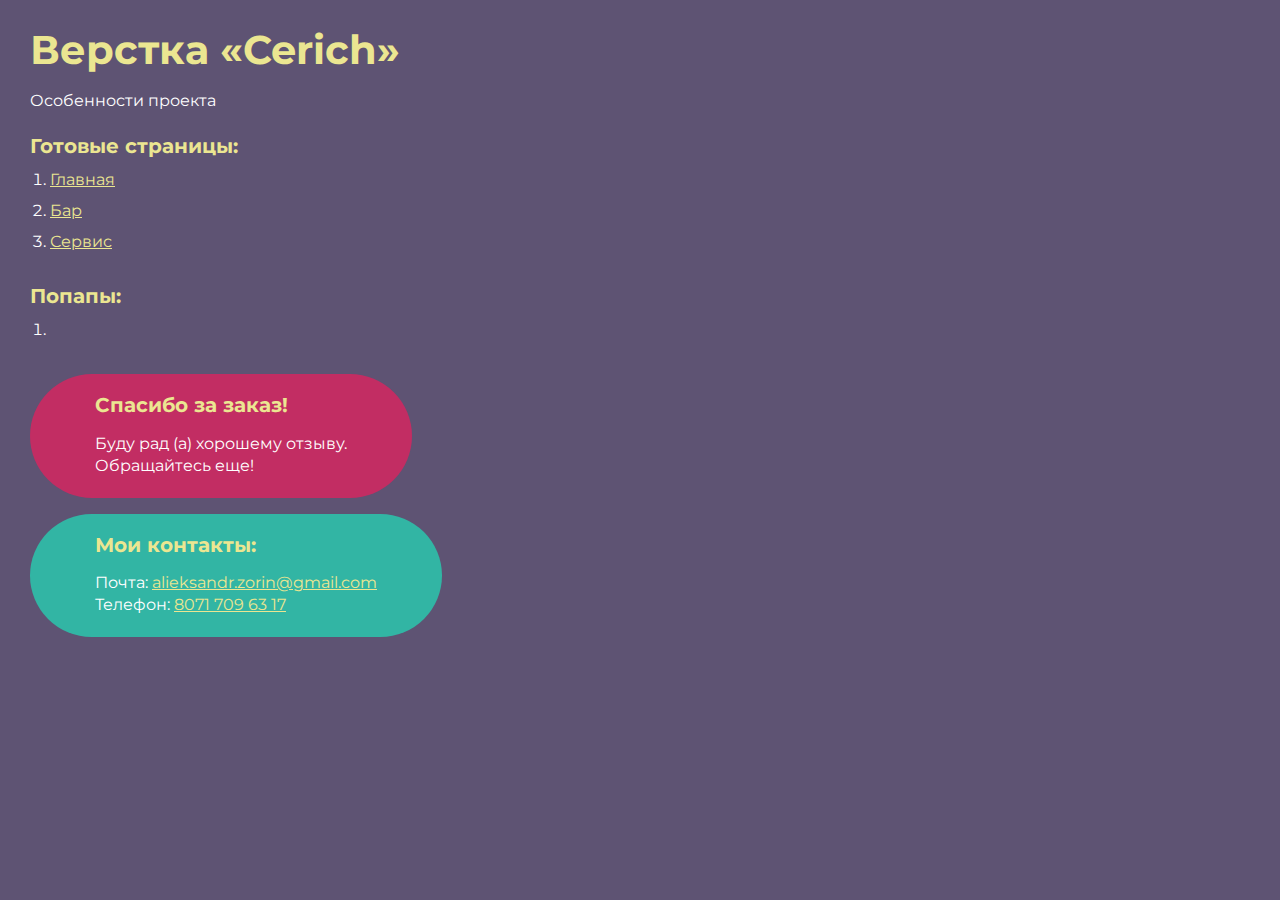
<file: index.html>
<!DOCTYPE html>
<html>

<head>
	<meta charset="UTF-8">
	<meta name="viewport" content="width=device-width, initial-scale=1.0">
	<title>Верстка «Cerich»</title>
</head>

<body>
	<div class="rootpage">
		<h1>Верстка «Cerich»</h1>
		<div class="rootpage__info">
			Особенности проекта
		</div>
		<h2>Готовые страницы:</h2>
		<ol class="rootpage__list">
			<li><a target="_blank" href="home.html">Главная</a></li>
			<li><a target="_blank" href="bar_home.html">Бар</a></li>
			<li><a target="_blank" href="our_services.html">Сервис</a></li>
		</ol>
		<h2>Попапы:</h2>
		<ol class="rootpage__list">
			<li><a target="_blank" href="home.html#"></a></li>
		</ol>
		<div class="rootpage__tnx">
			<h2>Спасибо за заказ!</h2>
			<p>Буду рад (а) хорошему отзыву.</p>
			<p>Обращайтесь еще!</p>
		</div>
		<div class="rootpage__contacts">
			<h2>Мои контакты:</h2>
			<p>Почта: <a href="mailto:email@gmail.com">alieksandr.zorin@gmail.com</a></p>
			<p>Телефон: <a href="tel:8800800800">8071 709 63 17 </a></p>

		</div>
	</div>
</body>
<style>
	@charset "UTF-8";
	@import url("https://fonts.googleapis.com/css?family=Montserrat:regular,700&display=swap");

	*,
	*::before,
	*::after {
		padding: 0px;
		margin: 0px;
		border: 0px;
		box-sizing: border-box;
	}

	html,
	body {
		height: 100%;
		margin: 0;
		padding: 0;
		min-width: 320px;
		width: 100%;
		color: #fff;
		background-color: #5e5373;
	}

	body {
		font-family: Montserrat;
		font-size: 100%;
		line-height: 1;
		font-size: 1rem;
	}

	a {
		text-decoration: underline;
		color: #ebe691
	}

	a:visited {
		text-decoration: underline;
		color: #aaa768;
	}

	a:hover {
		text-decoration: none;
	}

	ul li {
		list-style: none;
	}

	img {
		vertical-align: top;
	}

	.wrapper {
		width: 100%;
		min-height: 100%;
		overflow: hidden;
	}

	.rootpage {
		padding: 30px;
		display: flex;
		flex-direction: column;
		align-items: flex-start;
	}

	@media (max-width: 767px) {
		.rootpage {
			padding: 30px 15px;
		}
	}

	h1 {
		color: #ebe691;
		font-size: 2.5rem;
		margin: 0px 0px 1.25rem 0px;
	}

	@media (max-width: 767px) {
		h1 {
			font-size: 1.85rem;
			margin: 0px 0px 1.25rem 0px;
		}
	}

	h2 {
		color: #ebe691;
		font-size: 1.25rem;
		margin: 0px 0px 1rem 0px;
	}

	@media (max-width: 767px) {
		h2 {
			font-size: 1.125rem;
			margin: 0px 0px 1rem 0px;
		}
	}

	.rootpage__info {
		line-height: 140%;
		margin: 0px 0px 1.5rem 0px;
	}

	.rootpage__list {
		margin: 0px 0px 2.25rem 1.25rem;
	}

	.rootpage__list li:not(:last-child) {
		margin: 0px 0px 15px 0px;
	}

	.rootpage__contacts,
	.rootpage__tnx {
		border-radius: 200px;
		padding: 20px 65px;
		line-height: 140%;
	}

	@media (max-width: 767px) {

		.rootpage__contacts,
		.rootpage__tnx {
			border-radius: 40px;
			padding: 20px;
		}
	}

	.rootpage__contacts {
		background: #32b5a4;

	}

	.rootpage__contacts a {
		color: #ebe691;
	}

	.rootpage__tnx {
		background: #c22d63;
		margin: 0px 0px 1rem 0px;
	}
</style>

</html>
</file>
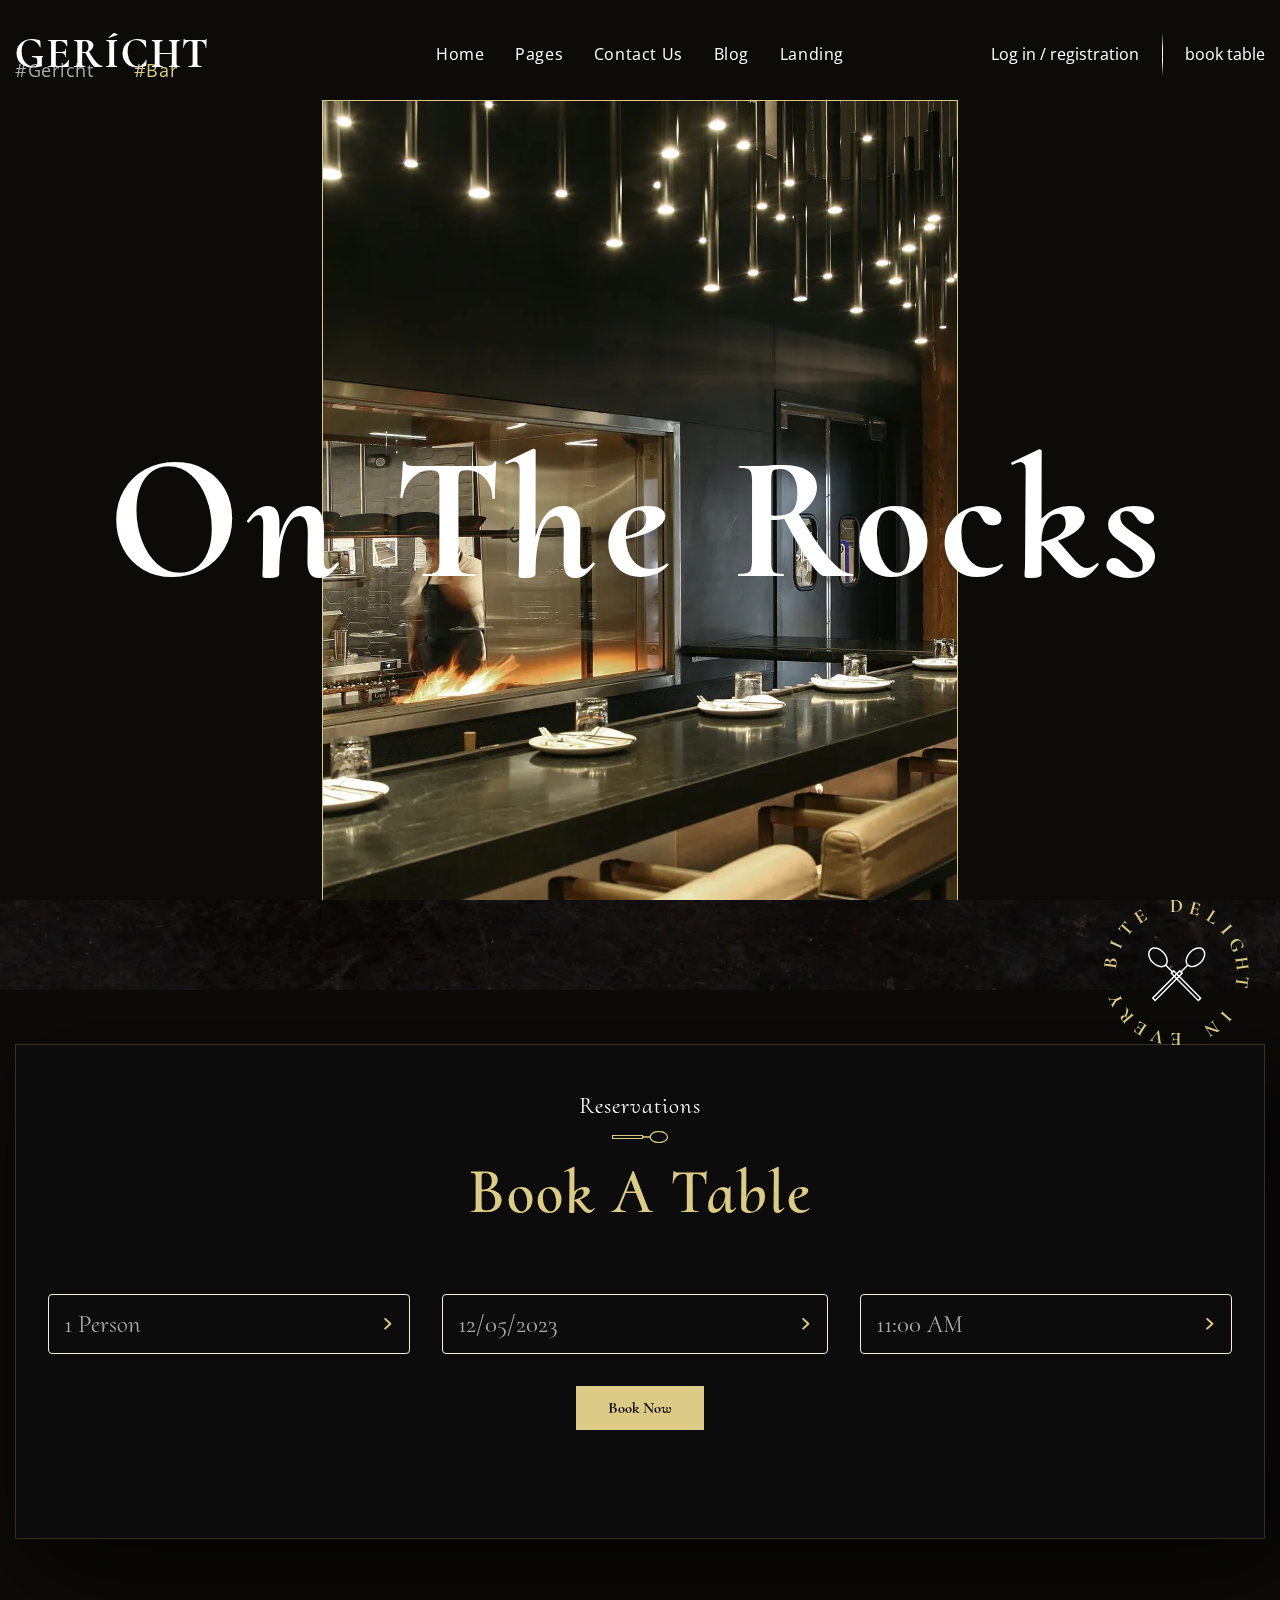
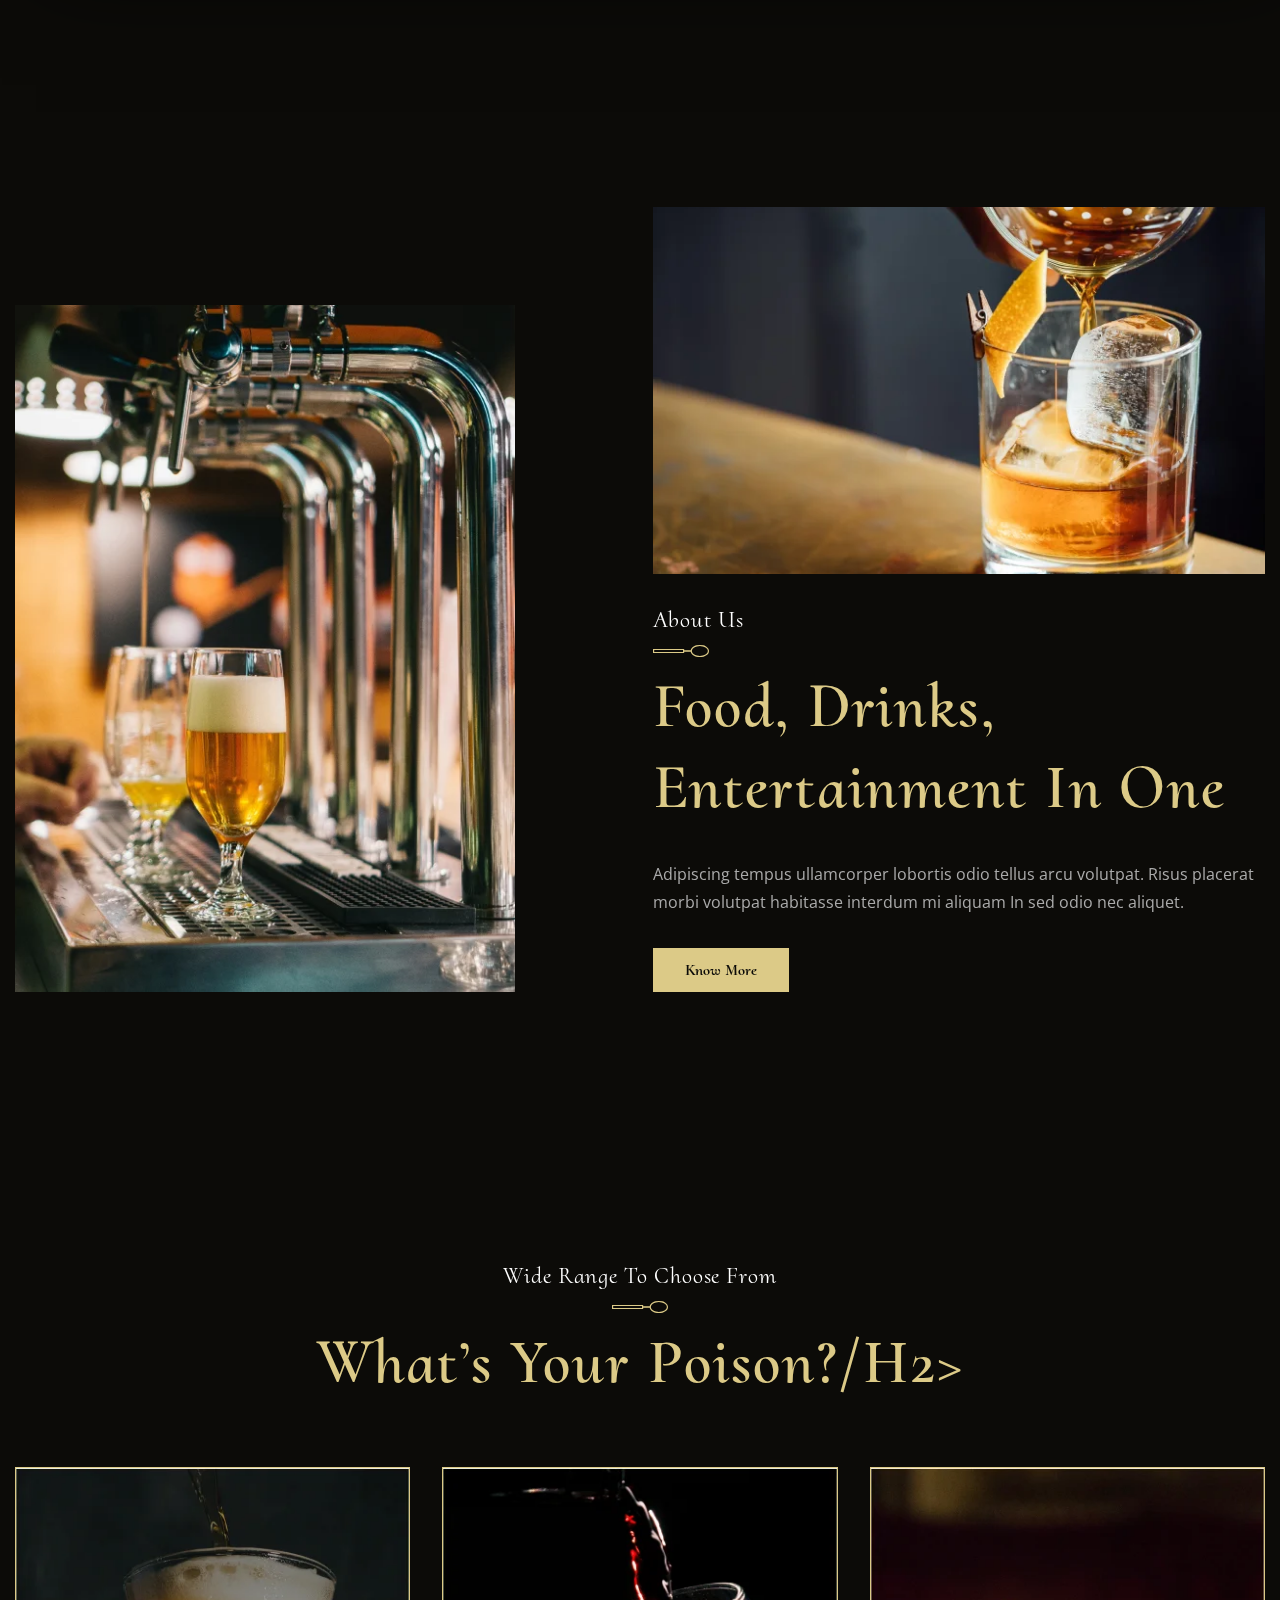
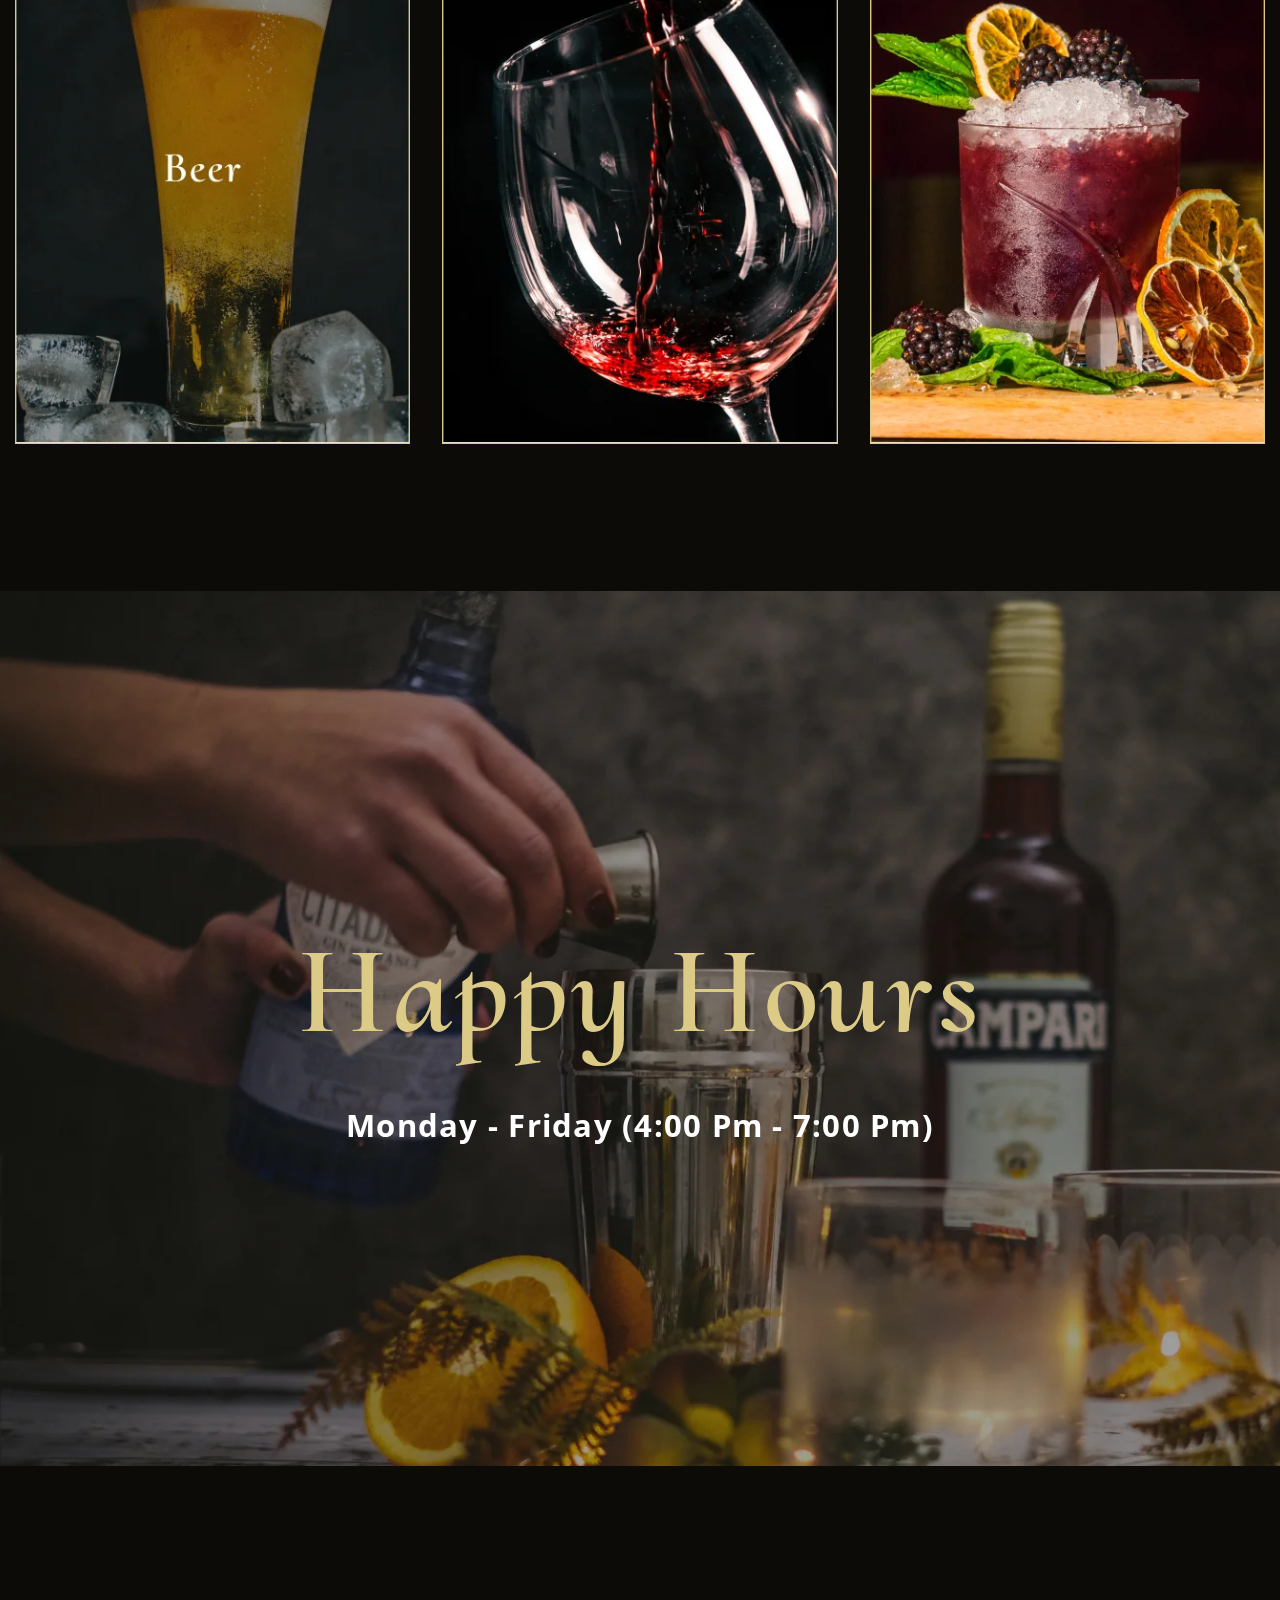
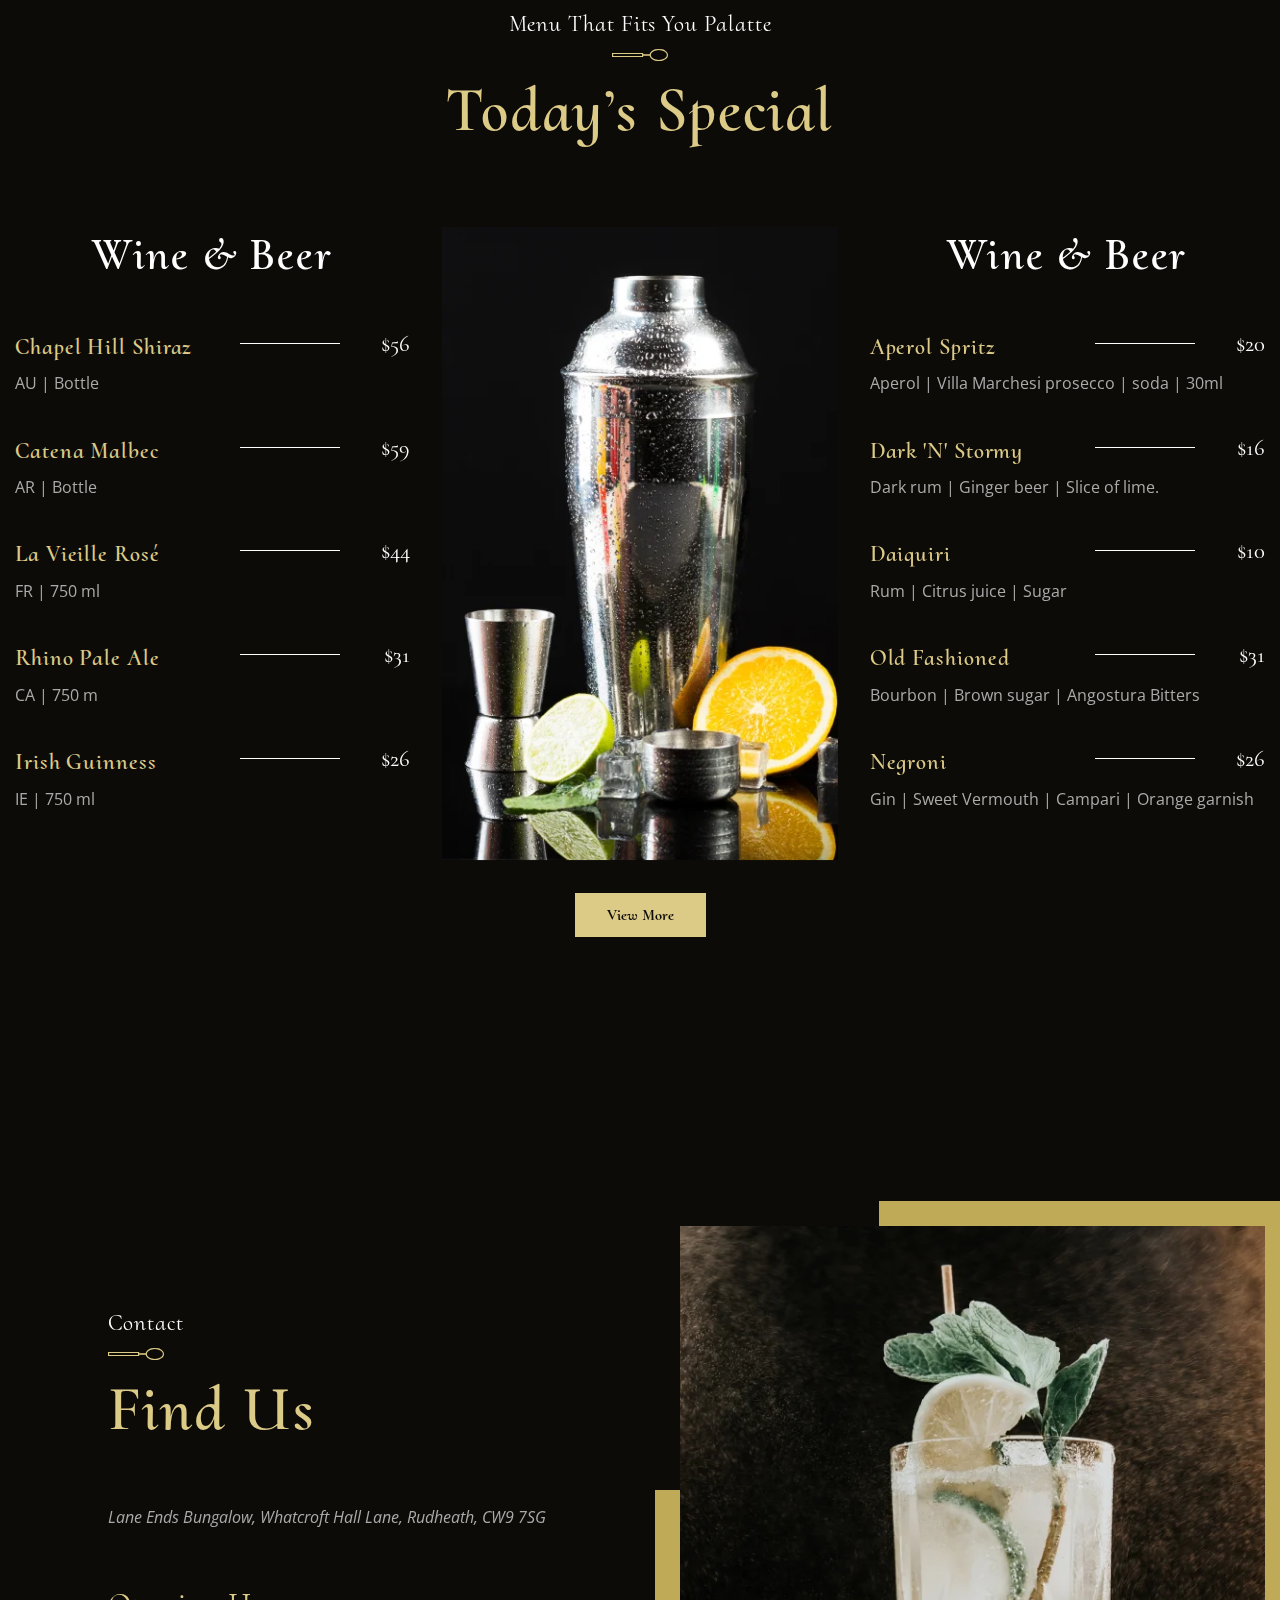
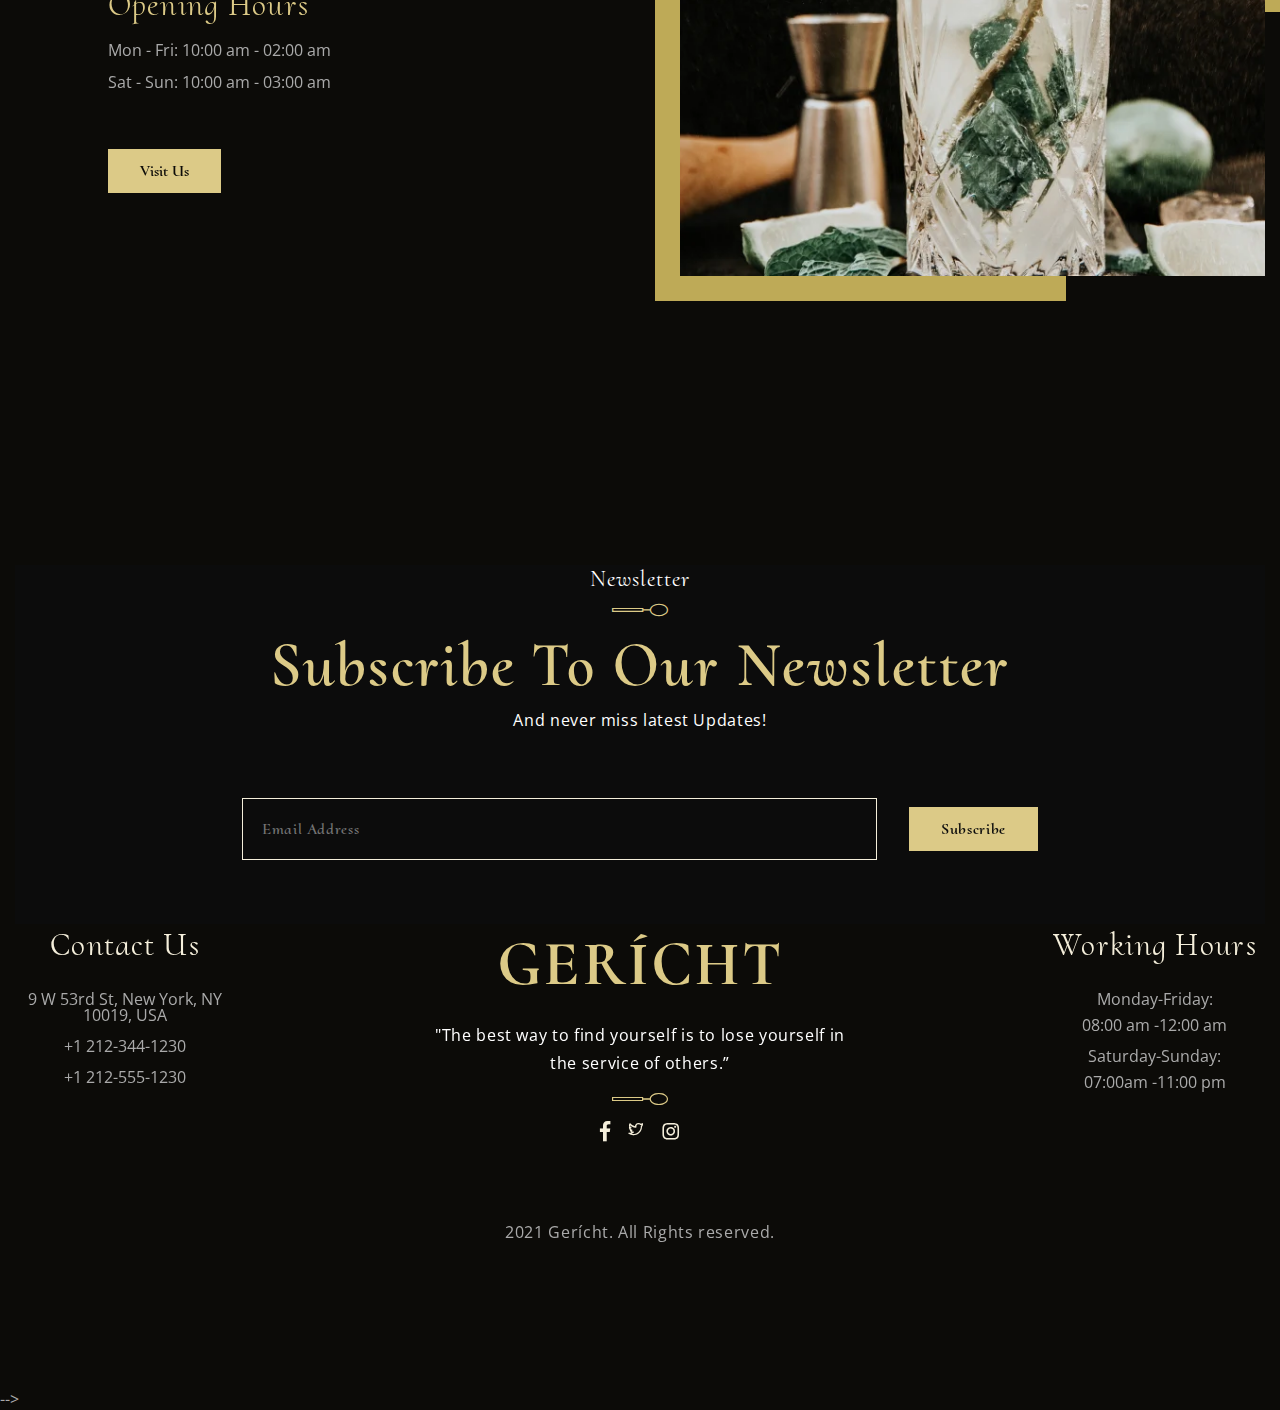
<file: bar_home.html>
<!DOCTYPE html>
<html lang="ru">

<head>
	<title>Главная</title>
	<meta charset="UTF-8">
	<meta name="format-detection" content="telephone=no">
	<link rel="stylesheet" href="css/style.min.css?_v=20221018194238">
	<link rel="shortcut icon" href="favicon.ico">
	<!-- <meta name="robots" content="noindex, nofollow"> -->
	<meta name="viewport" content="width=device-width, initial-scale=1.0">
</head>

<body>
	<div class="wrapper">
		<header class="header">
			<div class="header__container header__container_wide">
				<div class="header__colump header__colump_logo">
					<a href="#" class="header__logo">Gerícht</a>
				</div>
				<div class="header__colump header__colump_wide">
					<div class="header__menu menu">
						<nav class="menu__body">
							<ul class="menu__list">
								<li class="menu__item"><a href="home.html" class="menu__link">Home</a></li>
								<li class="menu__item"><a href="bar_home.html" class="menu__link">Pages</a></li>
								<li class="menu__item">
									<a href="#contact" class="menu__link">Contact Us</a>
								</li>
								<li class="menu__item"><a href="#blog" class="menu__link">Blog</a></li>
								<li class="menu__item">
									<a href="our_services.html" class="menu__link">Landing</a>
								</li>
							</ul>
						</nav>
					</div>
				</div>

				<div data-da=".menu__body,479.98" class="header__colump header__colump_auth">
					<ul class="header__auth auth-header">
						<li class="auth-header__item">
							<a data-popup="#formMessage" href="#" class="auth-header__link">Log in / registration</a>
						</li>
						<li class="auth-header__item">
							<a href="#book" class="auth-header__link">book table</a>
						</li>
					</ul>
				</div>
				<button type="button" class="menu__icon icon-menu">
					<span></span>
				</button>
			</div>
		</header>
		<main class="mainpage">
			<section data-fullscreen data-simplebar class="mainpage__slider main-slider">
				<div class="main-slider__container main-slider__container_wide">
					<div class="main-slider__container body-main-slider">
						<div class="body-main-slider__swiper">
							<div class="body-main-slider__slide slide-main-slider slide-bar-slider">
								<div class="bar-slide__imageas">
									<picture><source srcset="img/bar_home/bar_slaider/bar.webp" type="image/webp"><img src="img/bar_home/bar_slaider/bar.jpg?_v=1666111358977" alt="Картинка"></picture>
								</div>
								<div class="bar-slide__text">On the Rocks</div>
							</div>
							<div class="body-main-slider__slide slide-main-slider slide-bar-slider">
								<div class="bar-slide__imageas">
									<picture><source srcset="img/bar_home/bar_slaider/drink.webp" type="image/webp"><img src="img/bar_home/bar_slaider/drink.jpg?_v=1666111358977" alt="Картинка"></picture>
								</div>
								<div class="bar-slide__text">to choose from</div>
							</div>
							<div class="body-main-slider__slide slide-main-slider slide-bar-slider">
								<div class="bar-slide__imageas">
									<picture><source srcset="img/bar_home/bar_slaider/cocka.webp" type="image/webp"><img src="img/bar_home/bar_slaider/cocka.jpg?_v=1666111358977" alt="Картинка"></picture>
								</div>
								<div class="bar-slide__text">Happy Hours</div>
							</div>
						</div>
						<div class="body-main-slider__controll">Тут кнопки</div>
					</div>
					<nav class="main-slider__menu menu-main-slider">
						<a href="home.html" class="menu-main-slider__link ">#Gericht</a>
						<a href="bar_home.html" class="menu-main-slider__link menu-main-slider__link_current">#Bar</a>
					</nav>
					<a href="#book" data-da=".body-main-slider, 1445" type="button" class="main-slider__scroll bar-slider__scroll scroll">
						Scroll
					</a>
				</div>
			</section>
			<!-- /.mainpage__slider -->
			<section data-decor id="book" class="book">
				<div class="book__container">
					<div class="book__body">
						<div class="book__header block-header">
							<div class="block-header__sub-title">Reservations</div>
							<h2 class="block-header__title">Book A Table</h2>
						</div>
						<form data-test data-message="#formMessage" action="#" class="book__form form-book">
							<div class="form__body">
								<div class="form-book__lines">
									<div class="form-book__line">
										<select name="form[]" id="" class="form">
											<option value="1" selected>1 Person</option>
											<option value="2">2 Person</option>
											<option value="3">3 Person</option>
											<option value="4">4 Person</option>
										</select>
									</div>
									<div class="form-book__line">
										<select name="form[]" id="" class="form">
											<option value="1" selected>12/05/2023</option>
											<option value="2">13/05/2023</option>
											<option value="3">14/05/2023</option>
											<option value="5">15/05/2023</option>
											<option value="6">16/05/2023</option>
											<option value="7">17/05/2023</option>
											<option value="8">18/05/2023</option>
											<option value="9">19/05/2023</option>
										</select>
									</div>
									<div class="form-book__line">
										<select data-watch name="form[]" id="" class="form">
											<option value="1" selected>11:00 AM</option>
											<option value="2">11:00 AM</option>
											<option value="3">12:00 AM</option>
											<option value="4">01:00 PM</option>
											<option value="5">02:00 PM</option>
											<option value="6">03:00 PM</option>
											<option value="7">04:00 PM</option>
											<option value="8">05:00 PM</option>
											<option value="9">06:00 PM</option>
										</select>
									</div>
								</div>
								<button class="book__button button" type="submit">
									Book Now
								</button>
							</div>
						</form>
					</div>
				</div>
			</section>
			<section class="about-us">
				<div class="about-us__container">

					<div class="about-us__image-ibg">

						<picture><source srcset="img/bar_home/about_us/01.webp" type="image/webp"><img src="img/bar_home/about_us/01.jpg?_v=1666111358977" alt="Картинка"></picture>

					</div>

					<div class="about-us__content content-about-us">
						<div class="content-about-us__image-ibg">
							<picture><source srcset="img/bar_home/about_us/02.webp" type="image/webp"><img src="img/bar_home/about_us/02.jpg?_v=1666111358977" alt="Картинка"></picture>
						</div>
						<div class="book__header block-header block-header_left">
							<div class="block-header__sub-title">About Us</div>
							<h2 class="block-header__title">Food, Drinks, entertainment in one</h2>
						</div>
						<div class="slide-main-slider__text text">
							Adipiscing tempus ullamcorper lobortis odio tellus arcu volutpat. Risus placerat morbi volutpat habitasse
							interdum mi aliquam In sed odio nec aliquet.
						</div>
						<a href="#" class="content-about-us__button button">Know More</a>
					</div>
				</div>
			</section>
			<section class="range">
				<div class="range__container">
					<div class="book__header block-header ">
						<div class="block-header__sub-title">Wide Range to choose from</div>
						<h2 class="block-header__title">What’s Your Poison?/h2>
					</div>
					<div class="range__images">
						<div class="rang__iamge"><picture><source srcset="img/bar_home/range/01.webp" type="image/webp"><img src="img/bar_home/range/01.jpg?_v=1666111358977" alt="Картинка"></picture></div>
						<div class="rang__iamge"><picture><source srcset="img/bar_home/range/02.webp" type="image/webp"><img src="img/bar_home/range/02.jpg?_v=1666111358977" alt="Картинка"></picture></div>
						<div class="rang__iamge"><picture><source srcset="img/bar_home/range/03.webp" type="image/webp"><img src="img/bar_home/range/03.jpg?_v=1666111358977" alt="Картинка"></picture></div>
					</div>
				</div>
			</section>
			<section class=" hours">
				<h1 class="hours__title">Happy Hours</h1>
				<p class="hours__subtitle">Monday - Friday (4:00 Pm - 7:00 pm)</p>

			</section>

			<section class="special">
				<div class="special__container">
					<div class="special__header block-header">
						<div class="block-header__sub-title">
							Menu that fits you palatte
						</div>
						<h2 class="block-header__title">Today’s Special</h2>
					</div>
					<div class="special__body">
						<div class="special__table table-special">
							<h3 class="tablet-special__title">Wine & Beer</h3>
							<div class="tablet-special__body">
								<div class="tablet-special__item">
									<div class="tablet-special__header">
										<div class="tablet-special__value">
											Chapel Hill Shiraz
										</div>

										<div class="tablet-special__price">$56</div>
									</div>
									<div class="tablet-special__info">AU | Bottle</div>
								</div>
								<div class="tablet-special__item">
									<div class="tablet-special__header">
										<div class="tablet-special__value">Catena Malbec</div>

										<div class="tablet-special__price">$59</div>
									</div>
									<div class="tablet-special__info">AR | Bottle</div>
								</div>
								<div class="tablet-special__item">
									<div class="tablet-special__header">
										<div class="tablet-special__value">La Vieille Rosé</div>

										<div class="tablet-special__price">$44</div>
									</div>
									<div class="tablet-special__info">FR | 750 ml</div>
								</div>
								<div class="tablet-special__item">
									<div class="tablet-special__header">
										<div class="tablet-special__value">Rhino Pale Ale</div>

										<div class="tablet-special__price">$31</div>
									</div>
									<div class="tablet-special__info">CA | 750 m</div>
								</div>
								<div class="tablet-special__item">
									<div class="tablet-special__header">
										<div class="tablet-special__value">Irish Guinness</div>

										<div class="tablet-special__price">$26</div>
									</div>
									<div class="tablet-special__info">IE | 750 ml</div>
								</div>
							</div>
						</div>
						<div class="special__image">
							<picture><source srcset="img/mainpage/special/Image.webp" type="image/webp"><img src="img/mainpage/special/Image.png?_v=1666111358977" alt="Коктель" /></picture>
						</div>
						<div class="special__tablet table-special">
							<h3 class="tablet-special__title">Wine & Beer</h3>
							<div class="tablet-special__body">
								<div class="tablet-special__item">
									<div class="tablet-special__header">
										<div class="tablet-special__value">Aperol Spritz</div>

										<div class="tablet-special__price">$20</div>
									</div>
									<div class="tablet-special__info">
										Aperol | Villa Marchesi prosecco | soda | 30ml
									</div>
								</div>
								<div class="tablet-special__item">
									<div class="tablet-special__header">
										<div class="tablet-special__value">Dark 'N' Stormy</div>

										<div class="tablet-special__price">$16</div>
									</div>
									<div class="tablet-special__info">
										Dark rum | Ginger beer | Slice of lime.
									</div>
								</div>
								<div class="tablet-special__item">
									<div class="tablet-special__header">
										<div class="tablet-special__value">Daiquiri</div>

										<div class="tablet-special__price">$10</div>
									</div>
									<div class="tablet-special__info">
										Rum | Citrus juice | Sugar
									</div>
								</div>
								<div class="tablet-special__item">
									<div class="tablet-special__header">
										<div class="tablet-special__value">Old Fashioned</div>

										<div class="tablet-special__price">$31</div>
									</div>
									<div class="tablet-special__info">
										Bourbon | Brown sugar | Angostura Bitters
									</div>
								</div>
								<div class="tablet-special__item">
									<div class="tablet-special__header">
										<div class="tablet-special__value">Negroni</div>

										<div class="tablet-special__price">$26</div>
									</div>
									<div class="tablet-special__info">
										Gin | Sweet Vermouth | Campari | Orange garnish
									</div>
								</div>
							</div>
						</div>
					</div>
					<div class="special-wrapper__button">
						<a href="#" class="special__button button">View More</a>
					</div>
				</div>
			</section>
			<section class="chef">
				<div class="chef__container">

					<div class="chef__column">
						<div class="chef__cotent">
							<div class="chef__header block-header block-header_left">
								<div class="block-header__sub-title">Contact</div>
								<h2 class="block-header__title">Find Us</h2>
							</div>
							<div class="chef__text ">
								Lane Ends Bungalow, Whatcroft Hall Lane, Rudheath, CW9 7SG
							</div>
							<div class="chef__info chef__info-mr info-chef">
								<div class="info-chef__title  ">Opening Hours</div>
								<div class="info-chef__text">Mon - Fri: 10:00 am - 02:00 am</div>
								<div class="info-chef__text">Sat - Sun: 10:00 am - 03:00 am</div>

							</div>
							<a href="#" class="contact__button button">Visit Us</a>
						</div>
					</div>
					<div class="chef__column">
						<div class="chef__image">
							<picture><source srcset="img/bar_home/contact/cocka.webp" type="image/webp"><img src="img/bar_home/contact/cocka.jpg?_v=1666111358977" alt="Картинка" /></picture>
						</div>
					</div>
				</div>
			</section>

			<!-- /-------------------------------------------------------------------------------- -->

			<!-- /-------------------------------------------------------------------------------- -->



			<!-- /.mainpage__about -->

			<footer id="contact" class="footer">
				<div class="footer__container">
					<div class="footer__newsletter">
						<div class="blogs__header block-header">
							<div class="block-header__sub-title">
								Newsletter
							</div>
							<h2 class="block-header__title">Subscribe to Our Newsletter</h2>
						</div>
						<p class="form__title">And never miss latest Updates!</p>
						<form action="#" class="footer__form form-footer">
							<input type="text" class="form-footer__input" placeholder="Email Address">
							<button class="form-footer__button button">Subscribe</button>
						</form>
					</div>

					<div class="footer__body ">
						<div class="footer__contacts contacts-footer">
							<div class="contacts-footer__title">Contact Us</div>

							<div class="contacts-footer__items">
								<div class="contacts-footer__item">9 W 53rd St, New York, NY 10019, USA</div>
								<a href="tel:+12123441230" class="contacts-footer__link">+1 212-344-1230</a>
								<a href="tel:+12125551230" class="contacts-footer__link">+1 212-555-1230</a>

							</div>
						</div>
						<div class="footer__main main-footer">
							<div class="main-footer__title">Gerícht</div>
							<div class="main-footer__text ">"The best way to find yourself is to lose yourself in the
								service of
								others.”
							</div>
							<div class="_icon-spoon"></div>
							<div class="main-footer__social social-footer">

								<a href="" class="social-footer__link  _icon-fb"></a>
								<a href="" class="social-footer__link  _icon-tw"></a>
								<a href="" class="social-footer__link  _icon-ig"></a>

							</div>

						</div>
						<div class="footer__contacts contacts-footer">
							<div class="contacts-footer__title">Working Hours</div>

							<div class="contacts-footer__items">
								<div class="contacts-footer__item">
									<p>Monday-Friday:</p>
									<p>08:00 am -12:00 am</p>
								</div>
								<div class="contacts-footer__item">
									<p>Saturday-Sunday:</p>
									<p>07:00am -11:00 pm</p>
								</div>
							</div>
						</div>
					</div>
					<div class="footer__copy">2021 Gerícht. All Rights reserved.</div>
				</div>
			</footer>
	</div>
	<!-- <div class="hystmodal" id="formMessage" aria-hidden="true">
  <div class="hystmodal__wrap">
    <div class="hystmodal__window" role="dialog" aria-modal="true">
      <button data-hystclose class="hystmodal__close">Закрыть</button>
      <div class="modall-content">
        <label for="">Log in</label>
        <input autocomplete="off" type="text" name="form[]" data-error="Ошибка" placeholder="" class="input">
        <label for="">Password</label>
        <input autocomplete="off" type="text" name="form[]" data-error="Ошибка" placeholder="" class="input">


      </div>
    </div>
  </div>
</div>
<div class="hystmodal" id="massageName" aria-hidden="true">
  <div class="hystmodal__wrap">
    <div class="hystmodal__window" role="dialog" aria-modal="true">
      <button data-hystclose class="hystmodal__close">Закрыть</button>
      Сообщение
    </div>
  </div>
</div>
<div class="hystmodal" id="myModal" aria-hidden="true">
  <div class="hystmodal__wrap">
    <div class="hystmodal__window" role="dialog" aria-modal="true">
      <button data-hystclose class="hystmodal__close">Закрыть</button>
      <!-- Ваш HTML код модального окна -->
	</div>
	</div>
	</div>
	<!-- 
--> -->
	<div class="hystmodal" id="formMessage" aria-hidden="true">
		<div class="hystmodal__wrap">
			<div class="hystmodal__window" role="dialog" aria-modal="true">
				<button data-hystclose class="hystmodal__close">Закрыть</button>
				<div class="modall-content">
					<label for="">Log in</label>
					<input autocomplete="off" type="text" name="form[]" data-error="Ошибка" placeholder="" class="input">
					<label for="">Password</label>
					<input autocomplete="off" type="text" name="form[]" data-error="Ошибка" placeholder="" class="input">


				</div>
			</div>
		</div>
	</div>
	<div class="hystmodal" id="massageName" aria-hidden="true">
		<div class="hystmodal__wrap">
			<div class="hystmodal__window" role="dialog" aria-modal="true">
				<button data-hystclose class="hystmodal__close">Закрыть</button>
				Сообщение
			</div>
		</div>
	</div>
	<div class="hystmodal" id="myModal" aria-hidden="true">
		<div class="hystmodal__wrap">
			<div class="hystmodal__window" role="dialog" aria-modal="true">
				<button data-hystclose class="hystmodal__close">Закрыть</button>
				<!-- Ваш HTML код модального окна -->
			</div>
		</div>
	</div>
	<!-- 
-->
	<script src="js/app.min.js?_v=20221018194238"></script>

</body>

</html>
</file>
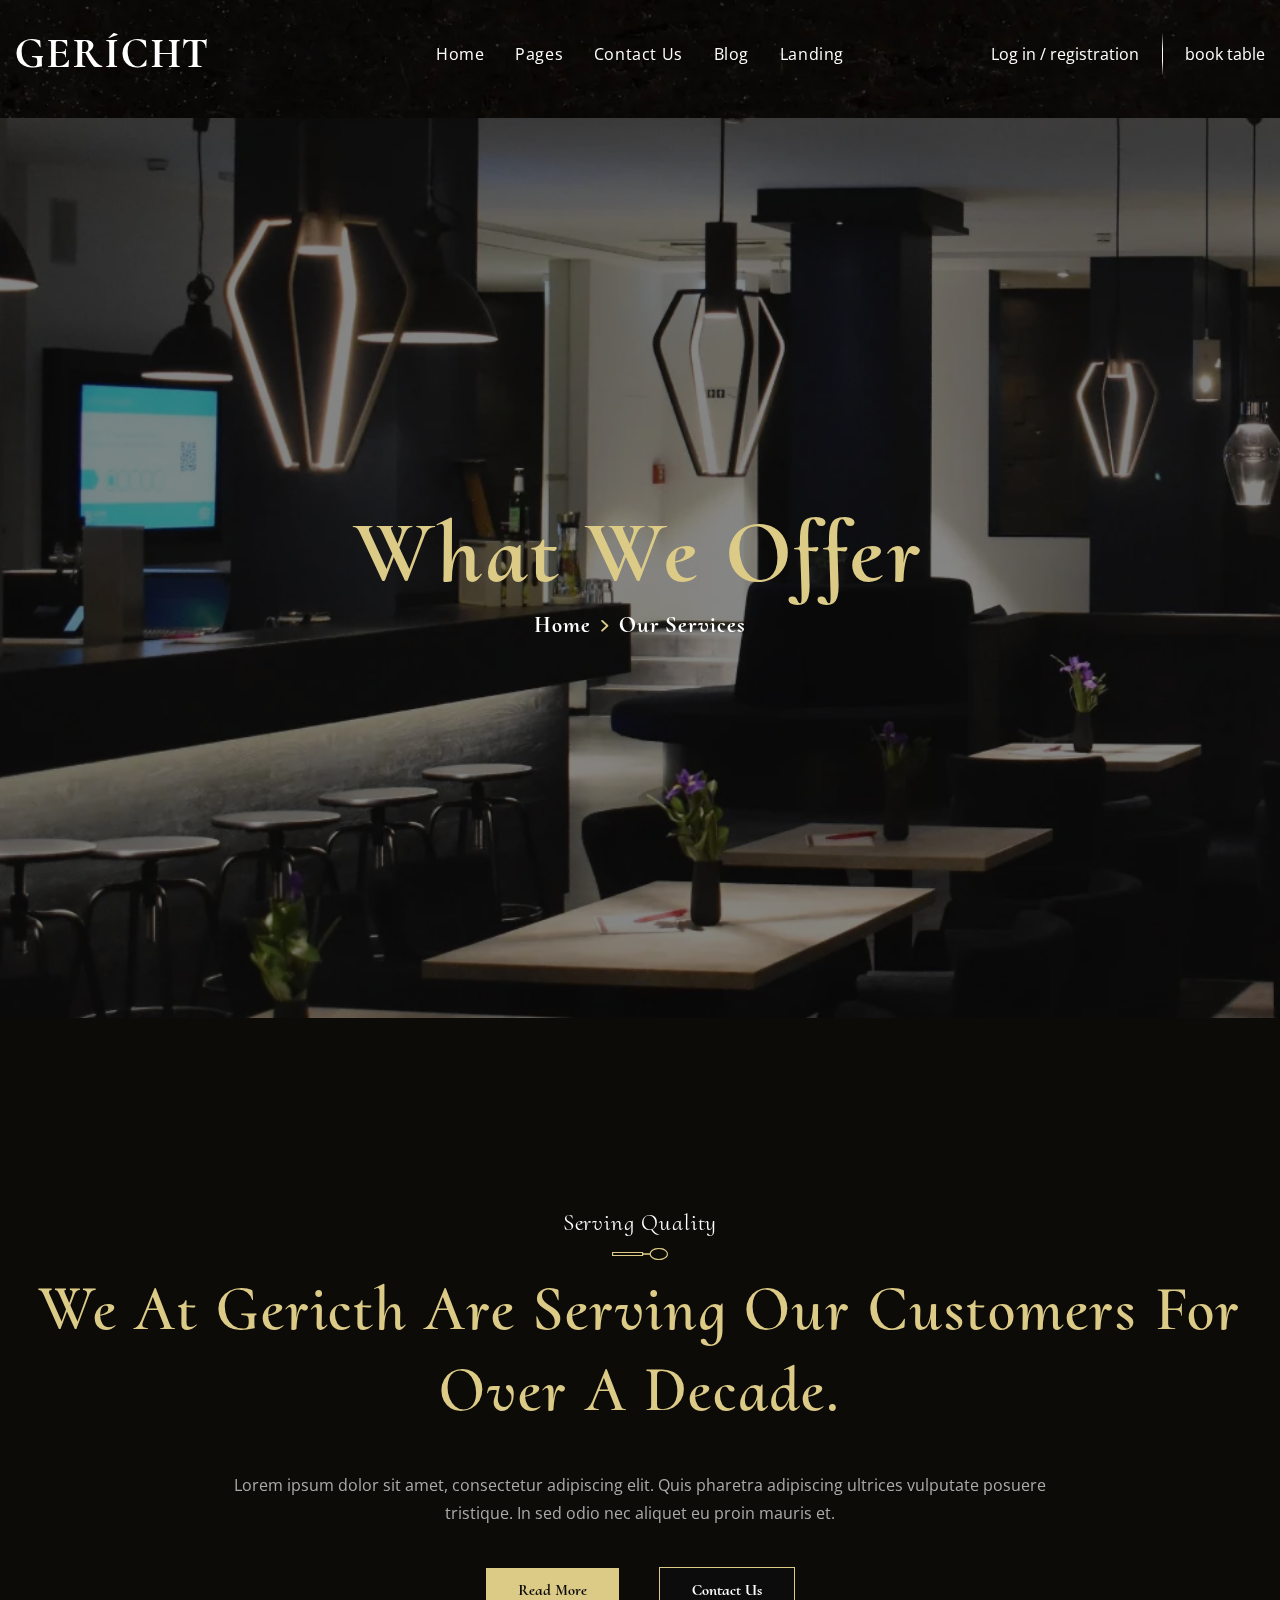
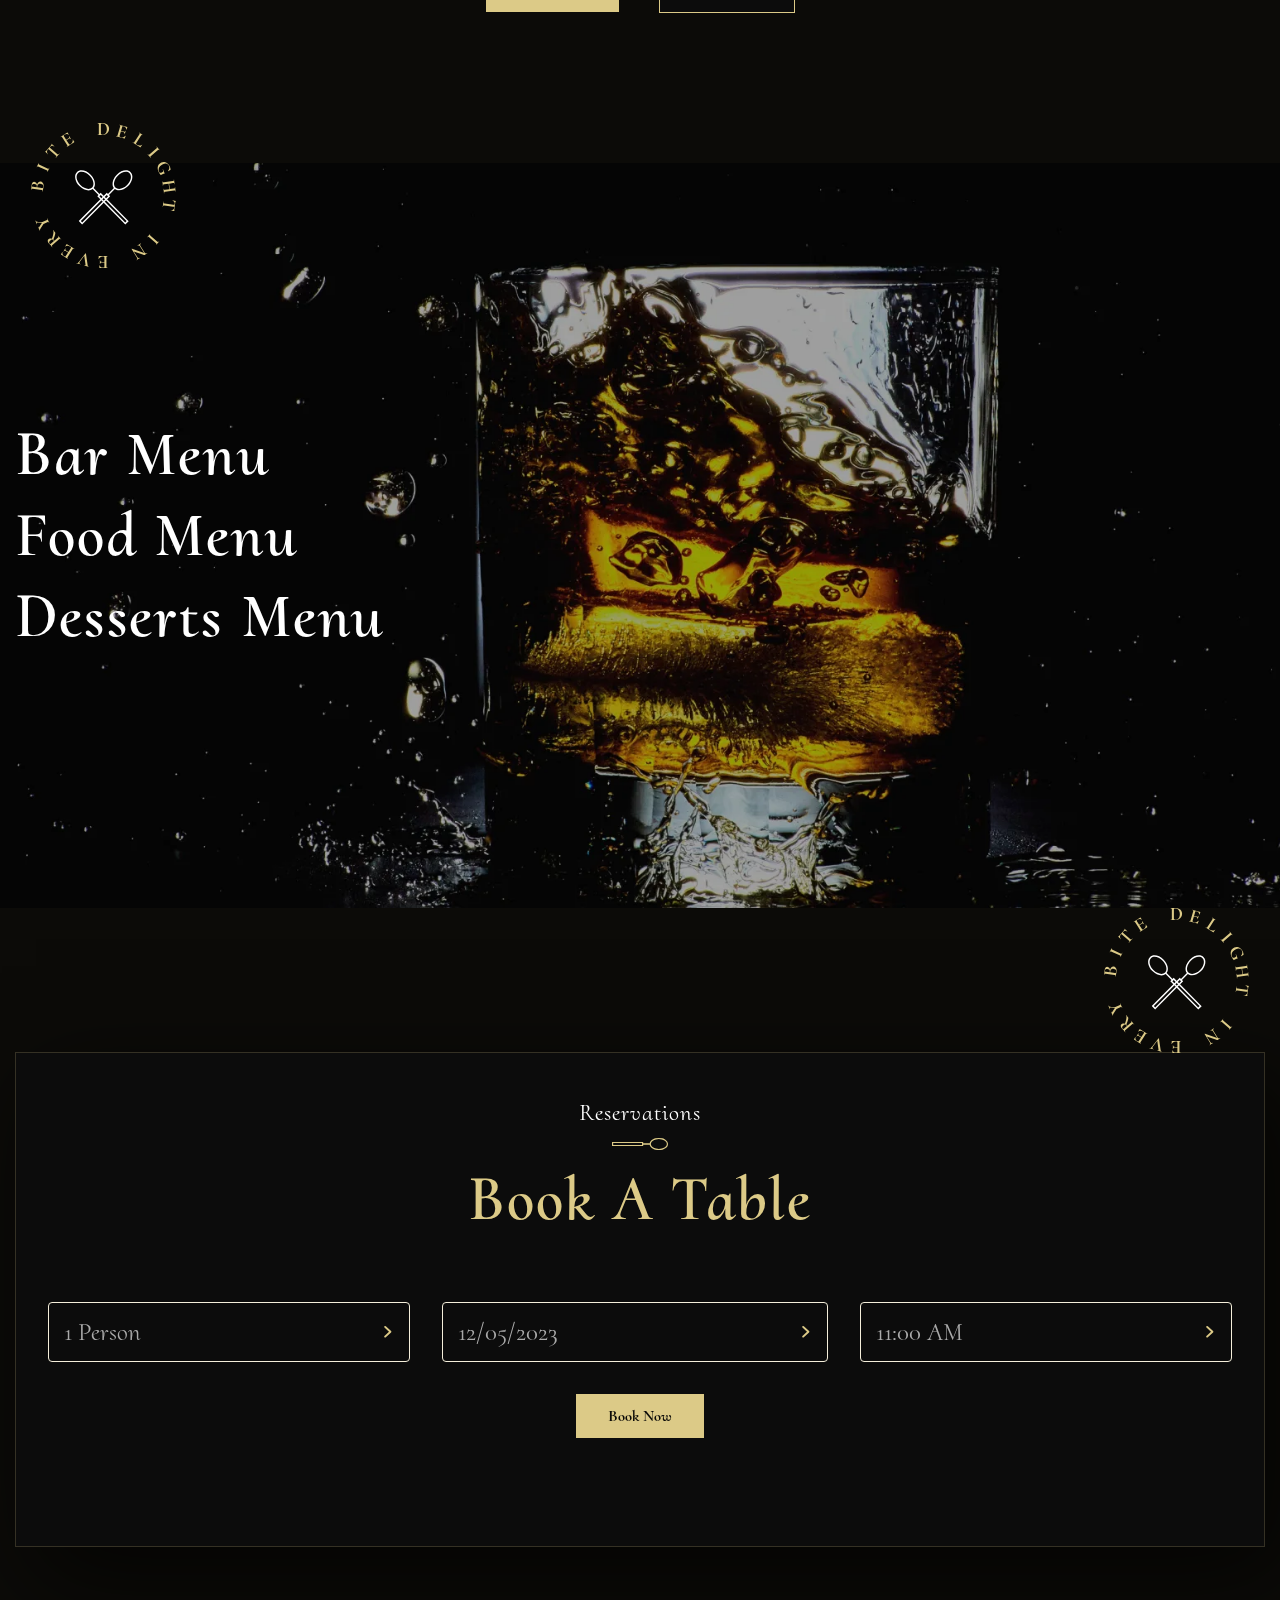
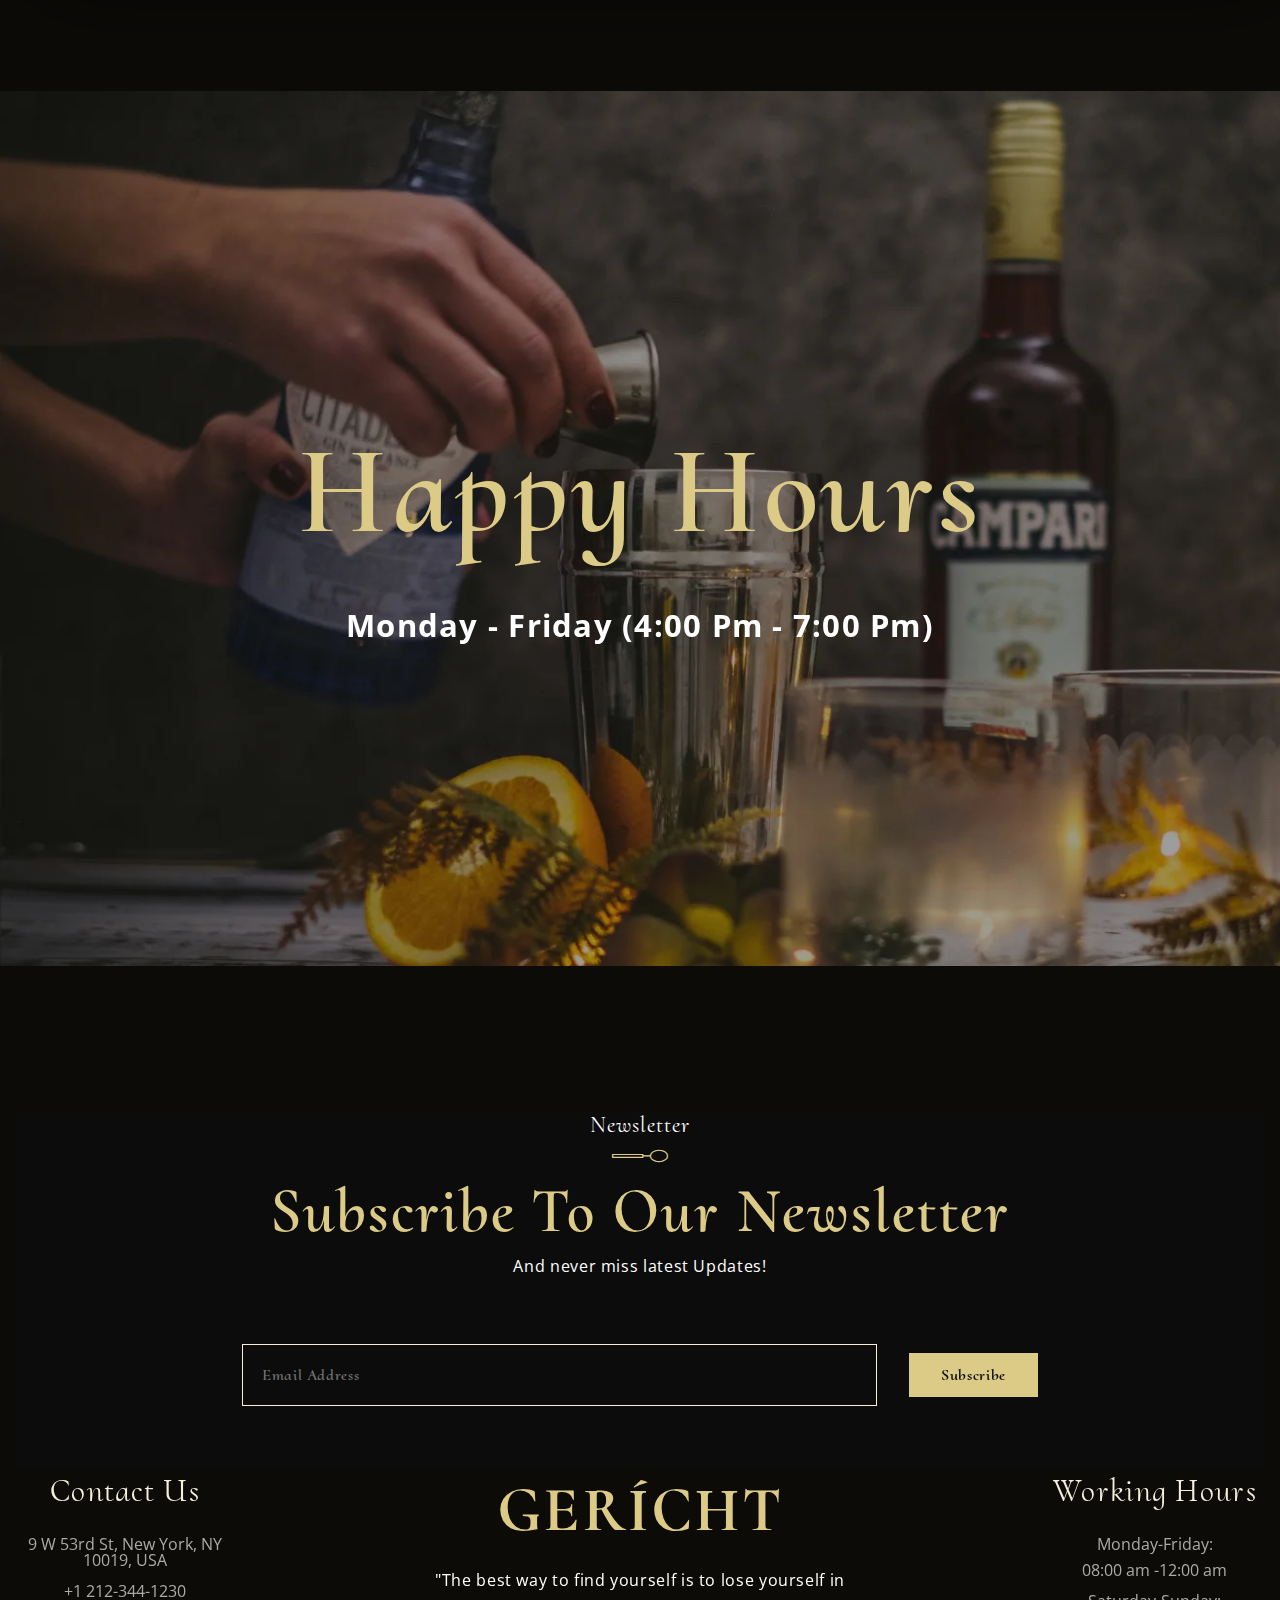
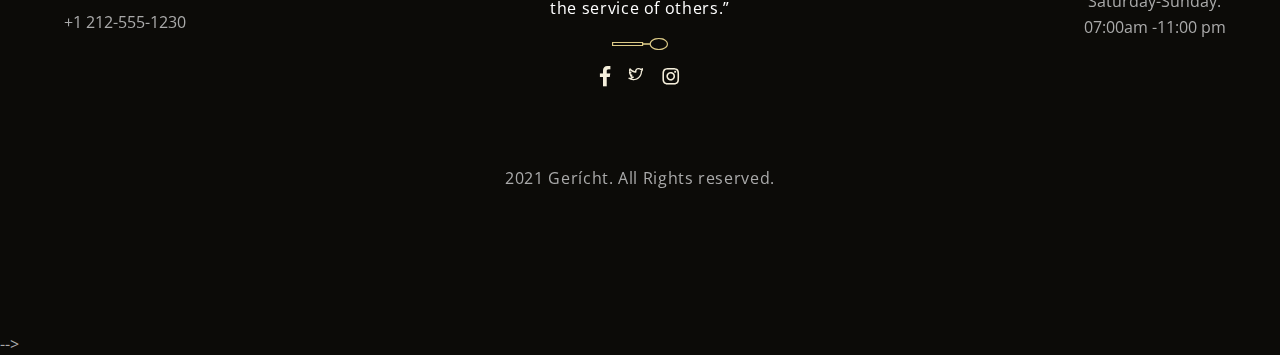
<file: our_services.html>
<!DOCTYPE html>
<html lang="ru">

<head>
	<title>Главная</title>
	<meta charset="UTF-8">
	<meta name="format-detection" content="telephone=no">
	<link rel="stylesheet" href="css/style.min.css">
	<link rel="shortcut icon" href="favicon.ico">
	<!-- <meta name="robots" content="noindex, nofollow"> -->
	<meta name="viewport" content="width=device-width, initial-scale=1.0">
</head>

<body>
	<div class="wrapper">
		<header class="header">
			<div class="header__container header__container_wide">
				<div class="header__colump header__colump_logo">
					<a href="#" class="header__logo">Gerícht</a>
				</div>
				<div class="header__colump header__colump_wide">
					<div class="header__menu menu">
						<nav class="menu__body">
							<ul class="menu__list">
								<li class="menu__item"><a href="home.html" class="menu__link">Home</a></li>
								<li class="menu__item"><a href="bar_home.html" class="menu__link">Pages</a></li>
								<li class="menu__item">
									<a href="#contact" class="menu__link">Contact Us</a>
								</li>
								<li class="menu__item"><a href="#blog" class="menu__link">Blog</a></li>
								<li class="menu__item">
									<a href="our_services.html" class="menu__link">Landing</a>
								</li>
							</ul>
						</nav>
					</div>
				</div>

				<div data-da=".menu__body,479.98" class="header__colump header__colump_auth">
					<ul class="header__auth auth-header">
						<li class="auth-header__item">
							<a data-popup="#formMessage" href="#" class="auth-header__link">Log in / registration</a>
						</li>
						<li class="auth-header__item">
							<a href="#book" class="auth-header__link">book table</a>
						</li>
					</ul>
				</div>
				<button type="button" class="menu__icon icon-menu">
					<span></span>
				</button>
			</div>
		</header>
		<main class="mainpage">
			<section class="offer">
				<div class="offer__container">
					<div class="block-offer">
						<h1 class="offer__titel title-offer">What We offer</h1>
						<div class="link__wrapper">
							<a href="home.html" class="title-offer__link ">Home</a>
							<div class="_icon-select-arrow"></div>

							<p class="offer_text">Our Services</p>
						</div>
					</div>
				</div>
			</section>
			<!-- /.mainpage__slider -->
			<section class="quality">
				<div class="quality__container">
					<div class="book__header block-header ">
						<div class="block-header__sub-title">Serving Quality</div>
						<h2 class="block-header__title">We at Gericth are serving our customers for over a decade.</h2>
					</div>
					<div class="slide-main-slider__text text slide-main-slider__text_width">
						Lorem ipsum dolor sit amet, consectetur adipiscing elit. Quis pharetra adipiscing ultrices vulputate posuere
						tristique. In sed odio nec aliquet eu proin mauris et.
					</div>
					<div class="quality__buttons">
						<a href="#" class="quality__button button">Read More</a>
						<a href="#" class="quality__button button quality__button_black">Contact Us</a>
					</div>
				</div>
			</section>
			<section class="menu-block">
				<div data-decor class="menu-block__container menu-block__container_wide">
					<nav class="menu-block__menu">
						<ul class="menu-block__list">
							<li class="menu-block__item">
								<a href="#" class="menu-block__link">Bar Menu</a>
							</li>
							<li class="menu-block__item">
								<a href="#" class="menu-block__link">Food Menu</a>
							</li>
							<li class="menu-block__item">
								<a href="#" class="menu-block__link">Desserts Menu</a>
							</li>
						</ul>
					</nav>
				</div>
			</section>

			<section data-decor id="book" class="book">
				<div class="book__container">
					<div class="book__body">
						<div class="book__header block-header">
							<div class="block-header__sub-title">Reservations</div>
							<h2 class="block-header__title">Book A Table</h2>
						</div>
						<form data-test data-message="#formMessage" action="#" class="book__form form-book">
							<div class="form__body">
								<div class="form-book__lines">
									<div class="form-book__line">
										<select name="form[]" id="" class="form">
											<option value="1" selected>1 Person</option>
											<option value="2">2 Person</option>
											<option value="3">3 Person</option>
											<option value="4">4 Person</option>
										</select>
									</div>
									<div class="form-book__line">
										<select name="form[]" id="" class="form">
											<option value="1" selected>12/05/2023</option>
											<option value="2">13/05/2023</option>
											<option value="3">14/05/2023</option>
											<option value="5">15/05/2023</option>
											<option value="6">16/05/2023</option>
											<option value="7">17/05/2023</option>
											<option value="8">18/05/2023</option>
											<option value="9">19/05/2023</option>
										</select>
									</div>
									<div class="form-book__line">
										<select data-watch name="form[]" id="" class="form">
											<option value="1" selected>11:00 AM</option>
											<option value="2">11:00 AM</option>
											<option value="3">12:00 AM</option>
											<option value="4">01:00 PM</option>
											<option value="5">02:00 PM</option>
											<option value="6">03:00 PM</option>
											<option value="7">04:00 PM</option>
											<option value="8">05:00 PM</option>
											<option value="9">06:00 PM</option>
										</select>
									</div>
								</div>
								<button class="book__button button" type="submit">
									Book Now
								</button>
							</div>
						</form>
					</div>
				</div>
			</section>
			<section class=" hours">
				<h1 class="hours__title">Happy Hours</h1>
				<p class="hours__subtitle">Monday - Friday (4:00 Pm - 7:00 pm)</p>

			</section>



			<!-- /-------------------------------------------------------------------------------- -->

			<!-- /-------------------------------------------------------------------------------- -->



			<!-- /.mainpage__about -->

			<footer id="contact" class="footer">
				<div class="footer__container">
					<div class="footer__newsletter">
						<div class="blogs__header block-header">
							<div class="block-header__sub-title">
								Newsletter
							</div>
							<h2 class="block-header__title">Subscribe to Our Newsletter</h2>
						</div>
						<p class="form__title">And never miss latest Updates!</p>
						<form action="#" class="footer__form form-footer">
							<input type="text" class="form-footer__input" placeholder="Email Address">
							<button class="form-footer__button button">Subscribe</button>
						</form>
					</div>

					<div class="footer__body ">
						<div class="footer__contacts contacts-footer">
							<div class="contacts-footer__title">Contact Us</div>

							<div class="contacts-footer__items">
								<div class="contacts-footer__item">9 W 53rd St, New York, NY 10019, USA</div>
								<a href="tel:+12123441230" class="contacts-footer__link">+1 212-344-1230</a>
								<a href="tel:+12125551230" class="contacts-footer__link">+1 212-555-1230</a>

							</div>
						</div>
						<div class="footer__main main-footer">
							<div class="main-footer__title">Gerícht</div>
							<div class="main-footer__text ">"The best way to find yourself is to lose yourself in the
								service of
								others.”
							</div>
							<div class="_icon-spoon"></div>
							<div class="main-footer__social social-footer">

								<a href="" class="social-footer__link  _icon-fb"></a>
								<a href="" class="social-footer__link  _icon-tw"></a>
								<a href="" class="social-footer__link  _icon-ig"></a>

							</div>

						</div>
						<div class="footer__contacts contacts-footer">
							<div class="contacts-footer__title">Working Hours</div>

							<div class="contacts-footer__items">
								<div class="contacts-footer__item">
									<p>Monday-Friday:</p>
									<p>08:00 am -12:00 am</p>
								</div>
								<div class="contacts-footer__item">
									<p>Saturday-Sunday:</p>
									<p>07:00am -11:00 pm</p>
								</div>
							</div>
						</div>
					</div>
					<div class="footer__copy">2021 Gerícht. All Rights reserved.</div>
				</div>
			</footer>
	</div>
	<!-- <div class="hystmodal" id="formMessage" aria-hidden="true">
  <div class="hystmodal__wrap">
    <div class="hystmodal__window" role="dialog" aria-modal="true">
      <button data-hystclose class="hystmodal__close">Закрыть</button>
      <div class="modall-content">
        <label for="">Log in</label>
        <input autocomplete="off" type="text" name="form[]" data-error="Ошибка" placeholder="" class="input">
        <label for="">Password</label>
        <input autocomplete="off" type="text" name="form[]" data-error="Ошибка" placeholder="" class="input">


      </div>
    </div>
  </div>
</div>
<div class="hystmodal" id="massageName" aria-hidden="true">
  <div class="hystmodal__wrap">
    <div class="hystmodal__window" role="dialog" aria-modal="true">
      <button data-hystclose class="hystmodal__close">Закрыть</button>
      Сообщение
    </div>
  </div>
</div>
<div class="hystmodal" id="myModal" aria-hidden="true">
  <div class="hystmodal__wrap">
    <div class="hystmodal__window" role="dialog" aria-modal="true">
      <button data-hystclose class="hystmodal__close">Закрыть</button>
      <!-- Ваш HTML код модального окна -->
	</div>
	</div>
	</div>
	<!-- 
--> -->
	<div class="hystmodal" id="formMessage" aria-hidden="true">
		<div class="hystmodal__wrap">
			<div class="hystmodal__window" role="dialog" aria-modal="true">
				<button data-hystclose class="hystmodal__close">Закрыть</button>
				<div class="modall-content">
					<label for="">Log in</label>
					<input autocomplete="off" type="text" name="form[]" data-error="Ошибка" placeholder="" class="input">
					<label for="">Password</label>
					<input autocomplete="off" type="text" name="form[]" data-error="Ошибка" placeholder="" class="input">


				</div>
			</div>
		</div>
	</div>
	<div class="hystmodal" id="massageName" aria-hidden="true">
		<div class="hystmodal__wrap">
			<div class="hystmodal__window" role="dialog" aria-modal="true">
				<button data-hystclose class="hystmodal__close">Закрыть</button>
				Сообщение
			</div>
		</div>
	</div>
	<div class="hystmodal" id="myModal" aria-hidden="true">
		<div class="hystmodal__wrap">
			<div class="hystmodal__window" role="dialog" aria-modal="true">
				<button data-hystclose class="hystmodal__close">Закрыть</button>
				<!-- Ваш HTML код модального окна -->
			</div>
		</div>
	</div>
	<!-- 
-->
	<script src="js/app.min.js"></script>

</body>

</html>
</file>
<file: css/style.min.css>
@charset "UTF-8";@import url(https://fonts.googleapis.com/css?family=Open+Sans:regular,600,italic&display=swap);@font-face{font-family:CormorantUpright;font-display:swap;src:url(../fonts/CormorantUpright-Bold.woff2) format("woff2"),url(../fonts/CormorantUpright-Bold.woff) format("woff");font-weight:700;font-style:normal}@font-face{font-family:CormorantUpright;font-display:swap;src:url(../fonts/CormorantUpright-Regular.woff2) format("woff2"),url(../fonts/CormorantUpright-Regular.woff) format("woff");font-weight:400;font-style:normal}@font-face{font-family:CormorantUpright;font-display:swap;src:url(../fonts/CormorantUpright-SemiBold.woff2) format("woff2"),url(../fonts/CormorantUpright-SemiBold.woff) format("woff");font-weight:600;font-style:normal}@font-face{font-family:icons;font-display:swap;src:url(../fonts/icons.woff2) format("woff2"),url(../fonts/icons.woff) format("woff");font-weight:400;font-style:normal}.about-section__title::before,.block-header__sub-title::before,.gallery__slide-ibg::before,.select__value:before,[class*=" _icon-"]:before,[class^=_icon-]:before{font-family:icons;font-style:normal;font-weight:400;font-variant:normal;text-transform:none;line-height:1;-webkit-font-smoothing:antialiased;-moz-osx-font-smoothing:grayscale}[class*=" _icon-"]:before,[class^=_icon-]:before{display:block}._icon-fb:before{content:"\e900"}._icon-ig:before,.gallery__slide-ibg:before{content:"\e901"}._icon-quote:before{content:"\e902"}._icon-select-arrow:before,.select__value:before{content:"\e903"}._icon-spoon:before,.about-section__title:before,.block-header__sub-title:before{content:"\e904"}._icon-tw:before{content:"\e905"}*{padding:0;margin:0;border:0}*,:after,:before{-webkit-box-sizing:border-box;box-sizing:border-box}body,html{height:100%;min-width:320px}body{line-height:1;font-family:"Open Sans",sans-serif;font-size:1rem;-ms-text-size-adjust:100%;-moz-text-size-adjust:100%;-webkit-text-size-adjust:100%;-webkit-font-smoothing:antialiased}button,input,textarea{font-family:"Open Sans",sans-serif;font-size:inherit}button{cursor:pointer;color:inherit;background-color:inherit}a{color:inherit}a:link,a:visited{text-decoration:none}a:hover{text-decoration:none}ul li{list-style:none}img{vertical-align:top}h1,h2,h3,h4,h5,h6{font-weight:inherit;font-size:inherit}body{color:#aaa;background-color:#0c0b08}.lock body{overflow:hidden;-ms-touch-action:none;touch-action:none}.wrapper{min-height:100%;display:-webkit-box;display:-ms-flexbox;display:flex;-webkit-box-orient:vertical;-webkit-box-direction:normal;-ms-flex-direction:column;flex-direction:column;overflow:hidden}.wrapper>main{-webkit-box-flex:1;-ms-flex:1 1 auto;flex:1 1 auto;position:relative;z-index:2}.wrapper>*{min-width:0}[class*=__container]{max-width:81.25rem;-webkit-box-sizing:content-box;box-sizing:content-box;margin:0 auto;padding:0 .9375rem}[class*=__container_wide]{max-width:105rem}.button{padding:.5rem 2rem;font-weight:700;font-size:16px;line-height:175%;background-color:#dcca87;color:#0c0b08;-webkit-transition:color .3s ease 0s;-o-transition:color .3s ease 0s;transition:color .3s ease 0s}.button._fw{width:100%}.select{position:relative}.select__body{position:relative}.select__title{color:inherit;text-align:left;border:1px solid #f5efdb;height:60px;cursor:pointer;width:100%;border-radius:4px}.select__value{display:-webkit-box;display:-ms-flexbox;display:flex;-webkit-box-align:center;-ms-flex-align:center;align-items:center;height:30px;padding:0 15px;-webkit-box-pack:justify;-ms-flex-pack:justify;justify-content:space-between;-webkit-box-orient:horizontal;-webkit-box-direction:reverse;-ms-flex-direction:row-reverse;flex-direction:row-reverse;font-size:1.5625rem}.select__value:before{-ms-flex-item-align:stretch;-ms-grid-row-align:stretch;align-self:stretch;-webkit-box-flex:0;-ms-flex:0 0 10px;flex:0 0 10px;font-size:.625rem;-webkit-transition:all .3s ease 0s;-o-transition:all .3s ease 0s;transition:all .3s ease 0s;display:-webkit-box;display:-ms-flexbox;display:flex;-webkit-box-pack:center;-ms-flex-pack:center;justify-content:center;-webkit-box-align:center;-ms-flex-align:center;align-items:center}._select-open .select__value:before{-webkit-transform:rotate(-180deg);-ms-transform:rotate(-180deg);transform:rotate(-180deg)}.select__text{-webkit-box-flex:1;-ms-flex:1 1 auto;flex:1 1 auto}.select__input{width:100%;background-color:transparent;height:100%}.select__options{position:absolute;top:calc(100% - 1px);border-radius:0 0 4px 4px;min-width:100%;left:0;background-color:#0c0b08;height:200px;overflow:auto;border:1px solid #f5efdb;border-top:0;padding:0 0 10px 0}.select__options::-webkit-scrollbar{width:5px}.select__options::-webkit-scrollbar-track{background:#0a0700}.select__options::-webkit-scrollbar-thumb{background-color:#dcca87;border-radius:20px;border:1px solid #f5efdb}.select__scroll{overflow-y:auto;overflow-x:hidden;max-height:200px}.select__option{font-size:1.5625rem;width:100%;text-align:left;cursor:pointer;padding:10px 15px;color:inherit}.select__option._select-selected{background-color:#eee}.select__row{display:-webkit-inline-box;display:-ms-inline-flexbox;display:inline-flex;-webkit-box-align:center;-ms-flex-align:center;align-items:center}.select._select-open{z-index:5}._select-tag{cursor:pointer}body::after{content:"";background-color:rgba(0,0,0,.5);position:fixed;width:100%;height:100%;top:0;left:0;opacity:0;-webkit-transition:opacity .8s ease 0s;-o-transition:opacity .8s ease 0s;transition:opacity .8s ease 0s;pointer-events:none}body.popup-show::after{opacity:1}.popup{position:fixed;top:0;left:0;bottom:0;right:0;z-index:100;padding:30px 10px;-webkit-transition:visibility .8s ease 0s;-o-transition:visibility .8s ease 0s;transition:visibility .8s ease 0s;visibility:hidden}.popup_show{visibility:visible;overflow:auto}.popup_show .popup__content{-webkit-transform:scale(1);-ms-transform:scale(1);transform:scale(1)}.popup__wrapper{display:-webkit-box;display:-ms-flexbox;display:flex;-webkit-box-orient:vertical;-webkit-box-direction:normal;-ms-flex-direction:column;flex-direction:column;-webkit-box-align:center;-ms-flex-align:center;align-items:center;min-height:100%;-webkit-box-flex:1;-ms-flex:1 1 auto;flex:1 1 auto;width:100%;display:flex;-webkit-box-pack:center;-ms-flex-pack:center;justify-content:center;align-items:center}.popup__content{-webkit-transform:scale(0);-ms-transform:scale(0);transform:scale(0);-webkit-transition:all .3s ease 0s;-o-transition:all .3s ease 0s;transition:all .3s ease 0s;background-color:#4f284f;padding:20px;width:100%;max-width:900px;border-radius:20px}[data-fullscreen]{min-height:100vh}.touch [data-fullscreen]{min-height:calc(var(--vh,1vh) * 100)}[data-fullscreen]{height:100vh}.touch [data-fullscreen]{height:calc(var(--vh,1vh) * 100)}[class*=-ibg]{position:relative}[class*=-ibg] img{position:absolute;width:100%;height:100%;top:0;left:0;-o-object-fit:cover;object-fit:cover}[class*=-ibg_contain] img{-o-object-fit:contain;object-fit:contain}.video-module{position:relative;overflow:hidden;height:0;padding-bottom:56.25%}.video-module embed,.video-module iframe,.video-module object,.video-module video{position:absolute;top:0;left:0;width:100%;height:100%}.about-section::before,.about-section__title,.bar-slide__text,.block-header,.button,.column-blog__title,.contacts-footer__title,.content-laurels__item__title,.form-footer__input,.header__logo,.hours__title,.image-laurels__wrapper::before,.info-chef__title,.main-footer__title,.menu-block__link,.offer_text,.scroll,.select__option,.select__value,.tablet-special__price,.tablet-special__title,.tablet-special__value,.title-offer,.title-offer__link{font-family:CormorantUpright}.no-webp .main-bg{background:url(../img/main-bg.jpg) center/cover no-repeat}.main-bg{position:fixed;top:-10%;left:0;width:100%;height:120%}[data-decor]::before{content:"";background:url(../img/main-decor.svg) center/cover no-repeat;width:9.0625rem;height:9.0625rem;-webkit-animation:rotate 30s infinite linear;animation:rotate 30s infinite linear}@-webkit-keyframes rotate{0%{-webkit-transform:rotate(0);transform:rotate(0)}100%{-webkit-transform:rotate(360deg);transform:rotate(360deg)}}@keyframes rotate{0%{-webkit-transform:rotate(0);transform:rotate(0)}100%{-webkit-transform:rotate(360deg);transform:rotate(360deg)}}.block-header{text-transform:capitalize;display:-ms-grid;display:grid;gap:8px;justify-items:center}.block-header__sub-title{color:#fff;line-height:130%;letter-spacing:.04em;display:-webkit-box;display:-ms-flexbox;display:flex;-webkit-box-orient:vertical;-webkit-box-direction:reverse;-ms-flex-direction:column-reverse;flex-direction:column-reverse;-webkit-box-align:center;-ms-flex-align:center;align-items:center;gap:8px}.block-header__sub-title::before{color:#dcca87;font-size:.3913043478em}.block-header__title{color:#dcca87;font-weight:600;line-height:130%;letter-spacing:.03em}.block-header_left{justify-items:stretch}.block-header_left .block-header__sub-title{-webkit-box-align:start;-ms-flex-align:start;align-items:flex-start}.scroll{color:#dcca87;text-transform:uppercase;font-weight:700;font-size:16px;line-height:175%;letter-spacing:.04em;display:-webkit-box;display:-ms-flexbox;display:flex;-webkit-box-orient:vertical;-webkit-box-direction:normal;-ms-flex-direction:column;flex-direction:column;-webkit-box-align:center;-ms-flex-align:center;align-items:center;gap:24px}.scroll::before{content:"";background:-webkit-gradient(linear,left top,left bottom,color-stop(66%,#dcca87),to(rgba(220,202,135,.24)));background:-o-linear-gradient(top,#dcca87 66%,rgba(220,202,135,.24) 100%);background:linear-gradient(180deg,#dcca87 66%,rgba(220,202,135,.24) 100%);width:1px;height:60px}.icon-menu{display:none}.header{color:#fff;padding:10px 0;position:relative;width:100%;position:fixed;top:0;left:0;z-index:50}.header__container{display:-webkit-box;display:-ms-flexbox;display:flex;position:relative;-webkit-box-align:center;-ms-flex-align:center;align-items:center;min-height:121px;gap:10px}.header__colump{-webkit-box-flex:0;-ms-flex-positive:0;flex-grow:0;-ms-flex-negative:0;flex-shrink:0}.header__colump_wide{-webkit-box-flex:1;-ms-flex:1 1 auto;flex:1 1 auto}.header__colump_auth{-ms-flex-item-align:stretch;-ms-grid-row-align:stretch;align-self:stretch}.header__logo{-ms-grid-column-align:start;justify-self:start;font-weight:700;font-size:44px;line-height:130%;text-transform:uppercase;letter-spacing:.04em;position:relative;z-index:2}.menu__list{display:-webkit-box;display:-ms-flexbox;display:flex;row-gap:5px 32px;-ms-flex-wrap:wrap;flex-wrap:wrap;-webkit-box-align:center;-ms-flex-align:center;align-items:center;-webkit-box-pack:center;-ms-flex-pack:center;justify-content:center}.menu__link{line-height:175%;letter-spacing:.04em;-webkit-transition:color .3s ease 0s;-o-transition:color .3s ease 0s;transition:color .3s ease 0s}.auth-header{height:100%;display:-webkit-box;display:-ms-flexbox;display:flex;-webkit-box-pack:end;-ms-flex-pack:end;justify-content:flex-end;-ms-flex-item-align:stretch;-ms-grid-row-align:stretch;align-self:stretch;row-gap:5px}.auth-header__item{display:-webkit-box;display:-ms-flexbox;display:flex;-webkit-box-align:center;-ms-flex-align:center;align-items:center;position:relative}.auth-header__link{-webkit-box-align:center;-ms-flex-align:center;align-items:center;line-height:140%;-webkit-transition:color .3s ease 0s;-o-transition:color .3s ease 0s;transition:color .3s ease 0s}.footer{position:relative;z-index:2}.footer__newsletter{background-color:#0c0c0c}.form__title{font-size:16px;line-height:175%;text-align:center;letter-spacing:.04em;color:#fff}.form-footer{display:-webkit-box;display:-ms-flexbox;display:flex;gap:2rem;-webkit-box-pack:center;-ms-flex-pack:center;justify-content:center;padding:64px 0;-webkit-box-align:center;-ms-flex-align:center;align-items:center}.form-footer__input{border:1px solid #f5efdb;background:0 0;padding:16px 19px;max-width:635px;width:100%;color:#aaa;font-weight:600;font-size:16px;line-height:175%;letter-spacing:.04em;text-transform:capitalize;outline:0}.form-footer__button{display:inline;min-width:129px;font-weight:700;font-size:16px;line-height:175%;letter-spacing:.04em;color:#0c0c0c}.footer__body{display:-ms-grid;display:grid;gap:20px;text-align:center}.contacts-footer{display:-ms-grid;display:grid;gap:25px;-webkit-box-pack:center;-ms-flex-pack:center;justify-content:center}.contacts-footer__title{color:#f5efdb;font-size:2rem;line-height:130%;letter-spacing:.04em}.contacts-footer__items{display:-ms-grid;display:grid}.contacts-footer__items{display:-ms-grid;display:grid;gap:15px;-webkit-box-pack:center;-ms-flex-pack:center;justify-content:center}.contacts-footer__item{display:-ms-grid;display:grid;gap:10px;-webkit-box-pack:center;-ms-flex-pack:center;justify-content:center}.main-footer{display:-ms-grid;display:grid;gap:15px;-webkit-box-pack:center;-ms-flex-pack:center;justify-content:center}.main-footer__title{text-transform:uppercase;color:#dcca87;line-height:130%;font-weight:700;letter-spacing:.04em}.main-footer__text{font-size:16px;line-height:175%;text-align:center;letter-spacing:.04em;color:#fff;max-width:27.3125rem}._icon-spoon,.about-section__title::before,.block-header__sub-title::before{display:-webkit-box;display:-ms-flexbox;display:flex;-webkit-box-orient:vertical;-webkit-box-direction:reverse;-ms-flex-direction:column-reverse;flex-direction:column-reverse;gap:16px;color:#dcca87;font-size:.875rem}.social-footer{display:-webkit-box;display:-ms-flexbox;display:flex;-webkit-box-pack:center;-ms-flex-pack:center;justify-content:center;-webkit-box-align:center;-ms-flex-align:center;align-items:center;gap:15px}.social-footer__link{font-size:1.25rem;color:#f5efdb}.footer__copy{text-align:center;font-size:1rem;line-height:175%;text-align:center;letter-spacing:.04em;color:#aaa}.main-slider{background-color:#0c0b08;display:-webkit-box;display:-ms-flexbox;display:flex}.main-slider__container{padding-top:20px;display:-webkit-box;display:-ms-flexbox;display:flex;min-width:0}.main-slider__container_wide{position:relative;-webkit-box-flex:1;-ms-flex:1 1 auto;flex:1 1 auto}.body-main-slider{height:80%;display:-webkit-box;display:-ms-flexbox;display:flex;-webkit-box-orient:vertical;-webkit-box-direction:normal;-ms-flex-direction:column;flex-direction:column;padding:25px 0 0 0}.body-main-slider__swiper{-webkit-box-flex:1;-ms-flex:1 1 auto;flex:1 1 auto;margin-bottom:5%}.swiper{height:80%}.body-main-slider__slide{height:100%}.body-main-slider__controll{display:-webkit-box;display:-ms-flexbox;display:flex;-webkit-box-align:center;-ms-flex-align:center;align-items:center;-webkit-box-pack:center;-ms-flex-pack:center;justify-content:center}.slide-main-slider{display:-ms-grid;display:grid;gap:50px;visibility:hidden}.swiper-slide-active{visibility:visible}.slide-main-slider__content{display:-ms-grid;display:grid;-ms-grid-row-align:center;align-self:center;gap:32px;justify-items:start}.slide-main-slider__image-ibg{-webkit-box-flex:0;-ms-flex:0 1 50%;flex:0 1 50%;position:relative;-ms-flex-item-align:center;-ms-grid-row-align:center;align-self:center;padding-bottom:89.9709302326%}.slide-main-slider__image-ibg::after,.slide-main-slider__image-ibg::before{content:"";position:absolute;background-color:#beaa57;width:70.2746365105%;height:63.226744186%}.slide-main-slider__image-ibg::before{top:0;right:0;-webkit-transform:translate(25px,-25px);-ms-transform:translate(25px,-25px);transform:translate(25px,-25px)}.slide-main-slider__image-ibg::after{bottom:0;left:0;-webkit-transform:translate(-25px,25px);-ms-transform:translate(-25px,25px);transform:translate(-25px,25px)}.slide-main-slider__image-ibg img{z-index:2}.body-main-slider__controll{display:-webkit-box;display:-ms-flexbox;display:flex;-webkit-box-pack:center;-ms-flex-pack:center;justify-content:center;-webkit-box-align:center;-ms-flex-align:center;align-items:center}.menu-main-slider{display:-webkit-box;display:-ms-flexbox;display:flex;gap:2.5rem;position:absolute;left:.9375rem;top:0}.menu-main-slider__link{font-size:1.125rem;line-height:175%;letter-spacing:.04em;color:320;cursor:pointer}.menu-main-slider__link_current{color:#dcca87}.main-slider__scroll{position:absolute;bottom:-10%;right:53%}.text{line-height:175%}.about-section{position:relative}.about-section::before{content:"G";font-weight:700;font-size:40.625rem;color:#272727;position:absolute;top:50%;left:50%;-webkit-transform:translate(-50%,-50%);-ms-transform:translate(-50%,-50%);transform:translate(-50%,-50%)}.about-section__container{position:relative;z-index:2;-webkit-box-align:center;-ms-flex-align:center;align-items:center}.about-section__content{padding:.625rem 0;display:-ms-grid;display:grid;gap:32px;-ms-flex-line-pack:start;align-content:start;justify-items:start}.about-section__title{font-weight:600;line-height:130%;letter-spacing:.03em;text-transform:capitalize;color:#dcca87;display:-ms-grid;display:grid;gap:8px}.about-section__title::before{color:#dcca87;font-size:.140625em}.about-section__title:not(:last-child){margin-bottom:.5em}.about-section__text{font-weight:400;font-size:1rem;line-height:175%;text-align:right;letter-spacing:.04em;color:#aaa;display:-webkit-box;-webkit-box-orient:vertical;-webkit-line-clamp:3;overflow:hidden}.about-section__text_right{text-align:left}.about-section__knife{-webkit-box-flex:0;-ms-flex:0 0 perecent(255,1300);flex:0 0 perecent(255,1300);padding:0 .9375rem;text-align:center}.book{position:relative}.book[data-decor]::before{position:absolute;top:0;right:31px}.book__body{padding:0 2rem;background:#0c0c0c;border:1px solid rgba(220,202,135,.2);-webkit-box-shadow:22px 30px 95px 1px rgba(0,0,0,.7);box-shadow:22px 30px 95px 1px rgba(0,0,0,.7)}.book__form{text-align:center}.form-book__lines{display:-webkit-box;display:-ms-flexbox;display:flex;gap:32px}.form-book__line{-webkit-box-flex:1;-ms-flex:1 1 auto;flex:1 1 auto}.book__button{display:inline-block}.no-webp .menu-block{background:url(../img/mainpage/menu/bg.jpg) center/cover no-repeat}.menu-block{position:relative}.menu-block__container_wide[data-decor]::before{position:absolute;top:-40px;left:31px}.menu-block__list{display:-ms-grid;display:grid;gap:65}.menu-block__link{font-weight:600;line-height:130%;letter-spacing:.03em;text-transform:capitalize;color:#fff}.special__container{display:-webkit-box;display:-ms-flexbox;display:flex;-webkit-box-orient:vertical;-webkit-box-direction:normal;-ms-flex-direction:column;flex-direction:column;-webkit-box-pack:center;-ms-flex-pack:center;justify-content:center;row-gap:32px}.special-wrapper__button{display:-webkit-box;display:-ms-flexbox;display:flex;-webkit-box-pack:center;-ms-flex-pack:center;justify-content:center}.special__button{display:inline-block}.special__body{display:-ms-grid;display:grid;-ms-grid-columns:(1fr)[3];grid-template-columns:repeat(3,1fr);gap:32px}.tablet-special__title{font-weight:600;line-height:130%;text-align:center;letter-spacing:.04em;text-transform:capitalize;color:#fff}.tablet-special__title:not(:last-child){margin-bottom:1.0666666667em}.tablet-special__body{display:-ms-grid;display:grid}.tablet-special__item{display:-ms-grid;display:grid;gap:8px}.tablet-special__header{display:-ms-grid;display:grid;-ms-grid-columns:1fr 70px;grid-template-columns:1fr 70px;-webkit-box-pack:justify;-ms-flex-pack:justify;justify-content:space-between}.tablet-special__value{font-weight:600;padding:0 .625rem 0 0;line-height:130%;letter-spacing:.04em;text-transform:capitalize;color:#dcca87;background-color:#0c0b08;z-index:2}.tablet-special__price{background-color:#0c0b08;z-index:2;text-align:right;color:#fff;padding:0 0 0 .625rem}.tablet-special__info{line-height:170%}.special__image img{max-width:100%}.chef__container{display:-ms-grid;display:grid;row-gap:60px}.chef__column{-ms-flex-item-align:center;-ms-grid-row-align:center;align-self:center}.chef__image{display:inline-block;position:relative}.chef__image img{max-width:100%;position:relative;z-index:2}.chef__cotent{display:-ms-grid;display:grid}.chef__text{font-style:italic}.chef__text::before{display:inline-block;color:#fff;font-size:2.5rem;margin:0 .25em 0 0}.info-chef__title{font-weight:400;font-size:32px;line-height:130%;letter-spacing:.04em;text-transform:capitalize;color:#dcca87}.testimony{background-color:#040404}.testimony__container{display:-ms-grid;display:grid;gap:4rem}.man-testimony{display:-ms-grid;display:grid;-ms-grid-columns:(1fr)[2];grid-template-columns:repeat(2,1fr);-webkit-column-gap:2rem;-moz-column-gap:2rem;column-gap:2rem;row-gap:4rem}.man-testimony__item{position:relative;display:-ms-grid;display:grid;-ms-grid-columns:190px 1fr;grid-template-columns:190px 1fr;gap:2rem}.man-testimony__img{width:190px;height:190px}.man-testimony__img img{-o-object-fit:cover;object-fit:cover;width:100%;height:100%}._icon-quote{position:relative}._icon-quote::before{position:absolute;color:#fff;font-size:2.5rem;bottom:-18px;left:88%;z-index:5}.man-testimony__content{display:-ms-grid;display:grid;gap:.875rem}.laurels__container{display:-webkit-box;display:-ms-flexbox;display:flex;-webkit-box-align:center;-ms-flex-align:center;align-items:center}.laurels__columns{-webkit-box-flex:0;-ms-flex:0 1 50%;flex:0 1 50%}.content-laurels{display:-ms-grid;display:grid;gap:4rem}.content-laurels__raiting{display:-ms-grid;display:grid;-ms-grid-columns:(1fr)[2];grid-template-columns:repeat(2,1fr);-webkit-column-gap:2rem;-moz-column-gap:2rem;column-gap:2rem;row-gap:4rem}.content-laurels__item{min-height:4.9375rem;padding-left:6.9375rem}.no-webp .content-laurels__item-bg1{background:url(../img/mainpage/laurels/01.png) 0 0 no-repeat}.no-webp .content-laurels__item-bg2{background:url(../img/mainpage/laurels/02.png) 0 0 no-repeat}.no-webp .content-laurels__item-bg3{background:url(../img/mainpage/laurels/03.png) 0 0 no-repeat}.no-webp .content-laurels__item-bg4{background:url(../img/mainpage/laurels/04.png) 0 0 no-repeat}.content-laurels__item__title{font-weight:700;font-size:23px;line-height:130%;letter-spacing:.04em;text-transform:capitalize;color:#dcca87}.content-laurels__item__text{font-size:16px;line-height:175%;letter-spacing:.04em;color:#aaa}.image-laurels{-webkit-box-flex:0;-ms-flex:0 1 50%;flex:0 1 50%;display:-webkit-box;display:-ms-flexbox;display:flex;-webkit-box-pack:end;-ms-flex-pack:end;justify-content:end}.image-laurels img{-o-object-fit:cover;object-fit:cover;width:100%}.image-laurels__wrapper{width:80%;position:relative}.image-laurels__wrapper::before{content:"G";position:absolute;font-weight:600;bottom:-12%;left:-17%;color:rgba(250,250,250,.8901960784);opacity:.8}.blogs{background:#040404;position:relative}.blogs[data-decor]::before{position:absolute;bottom:30px;right:31px}.blogs__container{display:-ms-grid;display:grid;gap:64px}.blogs__columns{display:-ms-grid;display:grid;gap:32px}.columns-blog__images-ibg{padding-bottom:95.8139534884%}.column-blog__content{padding-top:1.5rem;display:-ms-grid;display:grid;gap:2rem}.column-blog__subtitle{display:-webkit-box;display:-ms-flexbox;display:flex;-webkit-box-pack:justify;-ms-flex-pack:justify;justify-content:space-between;font-size:16px;line-height:175%;letter-spacing:.04em;color:#fafafa}.column-blog__title{font-size:32px;line-height:130%;letter-spacing:.04em;text-transform:capitalize;color:#dcca87;cursor:pointer}.column-blog__title:hover{text-decoration-line:underline}.column-blog__text{font-size:16px;line-height:175%;letter-spacing:.04em;color:#aaa}.columns-blog__link{font-weight:700;font-size:16px;line-height:175%;letter-spacing:.04em;color:#dcca87}.blogs__button{-ms-grid-column-align:center;justify-self:center}.gallery{position:relative}.gallery[data-decor]::before{position:absolute;bottom:0;left:31px}.gallery__container{display:-ms-grid;display:grid;gap:4rem}.gallery__content{-ms-grid-row-align:center;align-self:center;display:-ms-grid;display:grid;gap:1.5rem}.gallery__button{-ms-grid-column-align:start;justify-self:start}.gallery__slider{min-width:0;-webkit-box-shadow:0 4px 4px rgba(0,0,0,.25);box-shadow:0 4px 4px rgba(0,0,0,.25)}.gallery__slide-ibg{-webkit-box-flex:0;-ms-flex:0 0 300px;flex:0 0 300px;height:447px;position:relative}.gallery__slide-ibg::before{color:#fff;position:absolute;width:100%;height:100%;font-size:3.125rem;top:50%;left:50%;opacity:0;-webkit-transform:translate(-7%,-14%);-ms-transform:translate(-7%,-14%);transform:translate(-7%,-14%);-webkit-transition:all .3s ease 0s;-o-transition:all .3s ease 0s;transition:all .3s ease 0s;z-index:5}.gallery__slide-ibg::after{content:"";opacity:0;position:absolute;width:100%;height:100%;top:0;left:0;-webkit-transition:all .3s ease 0s;-o-transition:all .3s ease 0s;transition:all .3s ease 0s;background:-o-linear-gradient(242.45deg,rgba(0,0,0,.75) 1.5%,rgba(0,0,0,.64) 98.62%);background:linear-gradient(207.55deg,rgba(0,0,0,.75) 1.5%,rgba(0,0,0,.64) 98.62%)}.slide-bar-slider{display:-webkit-box;display:-ms-flexbox;display:flex;-webkit-box-pack:center;-ms-flex-pack:center;justify-content:center;position:relative}.bar-slide__imageas{border:1px solid #dcca87}.bar-slide__imageas img{max-width:100%}.bar-slide__text{text-align:center;font-weight:700;font-size:181px;line-height:130%;letter-spacing:.05em;text-transform:capitalize;color:#fff;position:absolute;top:50%;-webkit-transform:translateY(-50%);-ms-transform:translateY(-50%);transform:translateY(-50%)}.bar-slider__scroll{position:absolute;bottom:-4%;right:50%;-webkit-transform:translateX(50%);-ms-transform:translateX(50%);transform:translateX(50%)}.about-us__container{display:-webkit-box;display:-ms-flexbox;display:flex;gap:11%;-webkit-box-align:end;-ms-flex-align:end;align-items:end}.about-us__image-ibg{-webkit-box-flex:0;-ms-flex:0 1 40%;flex:0 1 40%;padding-bottom:55%}.content-about-us{-webkit-box-flex:1;-ms-flex:1 1 49%;flex:1 1 49%;display:-ms-grid;display:grid;gap:2rem}.content-about-us__image-ibg{padding-bottom:60%}.content-about-us__button{-ms-grid-column-align:start;justify-self:start}.range{background-color:#0c0b08}.range__container{display:-ms-grid;display:grid;gap:4rem}.range__images{display:-ms-grid;display:grid;-ms-grid-columns:(1fr)[3];grid-template-columns:repeat(3,1fr);gap:2rem}.rang__iamge{-ms-flex-item-align:center;-ms-grid-row-align:center;align-self:center}.rang__iamge img{border:1px solid #dcca87;width:100%;-o-object-fit:cover;object-fit:cover;overflow:hidden}.no-webp .hours{background:url(../img/bar_home/hours/01.jpg) 0 0/cover no-repeat}.hours{display:-webkit-box;display:-ms-flexbox;display:flex;-webkit-box-orient:vertical;-webkit-box-direction:normal;-ms-flex-direction:column;flex-direction:column;-webkit-box-pack:center;-ms-flex-pack:center;justify-content:center;-webkit-box-align:center;-ms-flex-align:center;align-items:center;row-gap:2rem}.hours__title{text-align:center;font-weight:600;line-height:130%;letter-spacing:.03em;text-transform:capitalize;-webkit-font-feature-settings:"tnum" on,"lnum" on;font-feature-settings:"tnum" on,"lnum" on;color:#dcca87}.hours__subtitle{text-align:center;font-weight:700;line-height:130%;letter-spacing:.04em;text-transform:capitalize;color:#fff}.chef__info-mr{display:-ms-grid;display:grid;gap:1rem}.contact__button{-ms-grid-column-align:start;justify-self:start}.no-webp .offer{background:url(../img/our_services_bj.jpg) 0 0/cover no-repeat}.offer{min-height:100vh;position:relative}.offer::before{content:"";background:#0c0c0c;opacity:.5;position:absolute;width:100%;height:100%;top:0;left:0}.offer__container{position:relative;display:-webkit-box;display:-ms-flexbox;display:flex;-webkit-box-pack:center;-ms-flex-pack:center;justify-content:center;-webkit-box-align:center;-ms-flex-align:center;align-items:center;min-height:100vh}.block-offer{display:-webkit-box;display:-ms-flexbox;display:flex;-webkit-box-orient:vertical;-webkit-box-direction:normal;-ms-flex-direction:column;flex-direction:column;-webkit-box-align:center;-ms-flex-align:center;align-items:center}.link__wrapper{display:-webkit-box;display:-ms-flexbox;display:flex;-webkit-box-align:center;-ms-flex-align:center;align-items:center;gap:.5rem}.title-offer{font-weight:700;font-size:90px;line-height:130%;text-align:center;letter-spacing:.04em;text-transform:capitalize;color:#dcca87}._icon-select-arrow,.select__value:before{font-size:.5rem;color:#dcca87;display:-webkit-box;display:-ms-flexbox;display:flex;-webkit-box-orient:horizontal;-webkit-box-direction:reverse;-ms-flex-direction:row-reverse;flex-direction:row-reverse;-webkit-box-align:center;-ms-flex-align:center;align-items:center;-webkit-transform:rotate(-90deg);-ms-transform:rotate(-90deg);transform:rotate(-90deg)}.offer_text,.title-offer__link{font-weight:700;font-size:23px;line-height:130%;letter-spacing:.04em;text-transform:capitalize;-webkit-font-feature-settings:"tnum" on,"lnum" on;font-feature-settings:"tnum" on,"lnum" on;color:#fff}.quality__container{text-align:center;display:-ms-grid;display:grid;gap:2.5rem}.slide-main-slider__text_width{max-width:850px;margin:auto}.quality__buttons{display:-webkit-box;display:-ms-flexbox;display:flex;gap:2.5rem;-webkit-box-pack:center;-ms-flex-pack:center;justify-content:center}.quality__button_black{background-color:#0c0c0c;color:#fff;border:1px solid #dcca87}.quality__button{-ms-flex-item-align:center;-ms-grid-row-align:center;align-self:center}.page{min-width:0}.hystmodal__opened{position:fixed;right:0;left:0;overflow:hidden}.hystmodal__shadow{position:fixed;border:none;display:block;width:100%;top:0;bottom:0;right:0;left:0;overflow:hidden;pointer-events:none;z-index:98;opacity:0;-webkit-transition:opacity .15s ease;-o-transition:opacity .15s ease;transition:opacity .15s ease;background-color:#000}.hystmodal__shadow--show{pointer-events:auto;opacity:.6}.hystmodal{position:fixed;top:0;bottom:0;right:0;left:0;overflow:hidden;overflow-y:auto;-webkit-overflow-scrolling:touch;opacity:1;pointer-events:none;display:-webkit-box;display:-ms-flexbox;display:flex;-webkit-box-orient:vertical;-webkit-box-direction:normal;-ms-flex-flow:column nowrap;flex-flow:column nowrap;-webkit-box-pack:start;-ms-flex-pack:start;justify-content:flex-start;z-index:99;visibility:hidden}.hystmodal--active{opacity:1}.hystmodal--active,.hystmodal--moved{pointer-events:auto;visibility:visible}.hystmodal__wrap{-ms-flex-negative:0;flex-shrink:0;-webkit-box-flex:0;-ms-flex-positive:0;flex-grow:0;width:100%;min-height:100%;margin:auto;display:-webkit-box;display:-ms-flexbox;display:flex;-webkit-box-orient:vertical;-webkit-box-direction:normal;-ms-flex-flow:column nowrap;flex-flow:column nowrap;-webkit-box-align:center;-ms-flex-align:center;align-items:center;-webkit-box-pack:center;-ms-flex-pack:center;justify-content:center}.hystmodal__window{font-family:CormorantUpright;display:-webkit-box;display:-ms-flexbox;display:flex;-webkit-box-pack:center;-ms-flex-pack:center;justify-content:center;-webkit-box-align:center;-ms-flex-align:center;align-items:center;margin:50px 0;-webkit-box-sizing:border-box;box-sizing:border-box;-ms-flex-negative:0;flex-shrink:0;-webkit-box-flex:0;-ms-flex-positive:0;flex-grow:0;background:#201818;width:600px;max-width:100%;min-height:40px;overflow:visible;-webkit-transition:opacity .2s ease 0s,-webkit-transform .2s ease 0s;transition:opacity .2s ease 0s,-webkit-transform .2s ease 0s;-o-transition:transform .2s ease 0s,opacity .2s ease 0s;transition:transform .2s ease 0s,opacity .2s ease 0s;transition:transform .2s ease 0s,opacity .2s ease 0s,-webkit-transform .2s ease 0s;-webkit-transform:scale(.9);-ms-transform:scale(.9);transform:scale(.9);opacity:0}.modall-content{display:-webkit-box;display:-ms-flexbox;display:flex;-webkit-box-orient:vertical;-webkit-box-direction:normal;-ms-flex-direction:column;flex-direction:column;gap:20px}.hystmodal--active .hystmodal__window{-webkit-transform:scale(1);-ms-transform:scale(1);transform:scale(1);opacity:1}.hystmodal__close{position:absolute;z-index:10;top:0;right:-40px;display:block;width:30px;height:30px;background-color:transparent;background-position:center center;background-repeat:no-repeat;background-image:url("data:image/svg+xml,%3Csvg xmlns=%27http://www.w3.org/2000/svg%27 viewBox=%270 0 24 24%27%3E%3Cpath fill=%27%23fff%27 stroke=%27%23fff%27 stroke-linecap=%27square%27 stroke-miterlimit=%2750%27 stroke-width=%272%27 d=%27M22 2L2 22%27/%3E%3Cpath fill=%27none%27 stroke=%27%23fff%27 stroke-linecap=%27square%27 stroke-miterlimit=%2750%27 stroke-width=%272%27 d=%27M2 2l20 20%27/%3E%3C/svg%3E");background-size:100% 100%;border:none;font-size:0;cursor:pointer;outline:0}.hystmodal__close:focus{outline:2px dotted #afb3b9;outline-offset:2px}.swiper{overflow:hidden}.swiper-wrapper{width:100%;height:100%;-webkit-box-sizing:content-box;box-sizing:content-box;display:-webkit-box;display:-ms-flexbox;display:flex;position:relative}.swiper-vertical .swiper-wrapper{-webkit-box-orient:vertical;-webkit-box-direction:normal;-ms-flex-direction:column;flex-direction:column}.swiper-autoheight .swiper-wrapper{-webkit-box-align:start;-ms-flex-align:start;align-items:flex-start}.swiper-initialized .swiper-slide{-ms-flex-negative:0;flex-shrink:0}.swiper-android .swiper-slide,.swiper-android .swiper-wrapper{-webkit-transform:translate3d(0,0,0);transform:translate3d(0,0,0)}.swiper-button-lock{display:none!important}[data-simplebar]{position:relative;-webkit-box-orient:vertical;-webkit-box-direction:normal;-ms-flex-direction:column;flex-direction:column;-ms-flex-wrap:wrap;flex-wrap:wrap;-webkit-box-pack:start;-ms-flex-pack:start;justify-content:flex-start;-ms-flex-line-pack:start;align-content:flex-start;-webkit-box-align:start;-ms-flex-align:start;align-items:flex-start}.simplebar-wrapper{overflow:hidden;width:inherit;height:inherit;max-width:inherit;max-height:inherit}.simplebar-mask{direction:inherit;position:absolute;overflow:hidden;padding:0;margin:0;left:0;top:0;bottom:0;right:0;width:auto!important;height:auto!important;z-index:0}.simplebar-offset{direction:inherit!important;-webkit-box-sizing:inherit!important;box-sizing:inherit!important;resize:none!important;position:absolute;top:0;left:0;bottom:0;right:0;padding:0;margin:0;-webkit-overflow-scrolling:touch}.simplebar-content-wrapper{direction:inherit;-webkit-box-sizing:border-box!important;box-sizing:border-box!important;position:relative;display:block;height:100%;width:auto;max-width:100%;max-height:100%;scrollbar-width:none;-ms-overflow-style:none}.simplebar-content-wrapper::-webkit-scrollbar,.simplebar-hide-scrollbar::-webkit-scrollbar{display:none;width:0;height:0}.simplebar-content:after,.simplebar-content:before{content:" ";display:table}.simplebar-placeholder{max-height:100%;max-width:100%;width:100%;pointer-events:none}.simplebar-height-auto-observer-wrapper{-webkit-box-sizing:inherit!important;box-sizing:inherit!important;height:100%;width:100%;max-width:1px;position:relative;float:left;max-height:1px;overflow:hidden;z-index:-1;padding:0;margin:0;pointer-events:none;-webkit-box-flex:inherit;-ms-flex-positive:inherit;flex-grow:inherit;-ms-flex-negative:0;flex-shrink:0;-ms-flex-preferred-size:0;flex-basis:0}.simplebar-height-auto-observer{-webkit-box-sizing:inherit;box-sizing:inherit;display:block;opacity:0;position:absolute;top:0;left:0;height:1000%;width:1000%;min-height:1px;min-width:1px;overflow:hidden;pointer-events:none;z-index:-1}.simplebar-track{z-index:1;position:absolute;right:0;bottom:0;pointer-events:none;overflow:hidden}[data-simplebar].simplebar-dragging .simplebar-content{pointer-events:none;-moz-user-select:none;-ms-user-select:none;user-select:none;-webkit-user-select:none}[data-simplebar].simplebar-dragging .simplebar-track{pointer-events:all}.simplebar-scrollbar{position:absolute;left:0;right:0;min-height:10px}.simplebar-scrollbar:before{position:absolute;content:"";background:#000;border-radius:7px;left:2px;right:2px;opacity:0;-webkit-transition:opacity .2s linear;-o-transition:opacity .2s linear;transition:opacity .2s linear}.simplebar-scrollbar.simplebar-visible:before{opacity:.5;-webkit-transition:opacity 0s linear;-o-transition:opacity 0s linear;transition:opacity 0s linear}.simplebar-track.simplebar-vertical{top:0;width:11px}.simplebar-track.simplebar-vertical .simplebar-scrollbar:before{top:2px;bottom:2px}.simplebar-track.simplebar-horizontal{left:0;height:11px}.simplebar-track.simplebar-horizontal .simplebar-scrollbar:before{height:100%;left:2px;right:2px}.simplebar-track.simplebar-horizontal .simplebar-scrollbar{right:auto;left:0;top:2px;height:7px;min-height:0;min-width:10px;width:auto}[data-simplebar-direction=rtl] .simplebar-track.simplebar-vertical{right:auto;left:0}.hs-dummy-scrollbar-size{direction:rtl;position:fixed;opacity:0;visibility:hidden;height:500px;width:500px;overflow-y:hidden;overflow-x:scroll}.simplebar-hide-scrollbar{position:fixed;left:0;visibility:hidden;overflow-y:scroll;scrollbar-width:none;-ms-overflow-style:none}@media (min-width:29.99875em){.tablet-special__header{-ms-grid-columns:225px 70px;grid-template-columns:225px 70px;position:relative}.tablet-special__header::before{content:"";position:absolute;top:10px;left:0;width:100%;height:1px;background-color:#fff}}@media (min-width:47.99875em){.about-section__container{display:-webkit-box;display:-ms-flexbox;display:flex;-webkit-box-pack:center;-ms-flex-pack:center;justify-content:center}.about-section__content:first-child{text-align:right;justify-items:end}.about-section__content:first-child .about-section__title{justify-items:end}.about-section__content:first-child .about-section__title::before{-webkit-transform:rotate(-180deg);-ms-transform:rotate(-180deg);transform:rotate(-180deg)}.chef__image::after,.chef__image::before{content:"";position:absolute;background-color:#beaa57;width:70.2746365105%;height:63.226744186%}.chef__image::before{top:0;right:0;-webkit-transform:translate(25px,-25px);-ms-transform:translate(25px,-25px);transform:translate(25px,-25px)}.chef__image::after{bottom:0;left:0;-webkit-transform:translate(-25px,25px);-ms-transform:translate(-25px,25px);transform:translate(-25px,25px)}.chef__image img{max-width:100%;position:relative;z-index:2}}@media (min-width:61.99875em){.footer__body{display:-ms-grid;display:grid;-webkit-box-align:start;-ms-flex-align:start;align-items:flex-start;-ms-grid-columns:220px 1fr 220px;grid-template-columns:220px 1fr 220px;-webkit-box-pack:justify;-ms-flex-pack:justify;justify-content:space-between}.slide-main-slider{-ms-grid-columns:(1fr)[2];grid-template-columns:repeat(2,1fr);gap:30px}.slide-main-slider__content{width:100%;padding-right:2.5rem}.slide-main-slider__image-ibg{margin-right:3.8461538462%;height:80%;max-height:763px}.chef__container{-webkit-column-gap:80px;-moz-column-gap:80px;column-gap:80px;-ms-grid-columns:(1fr)[2];grid-template-columns:repeat(2,1fr);justify-items:center}.blogs__columns{display:-ms-grid;display:grid;gap:32px;-ms-grid-columns:(1fr)[3];grid-template-columns:repeat(3,1fr)}.gallery__container{display:-ms-grid;display:grid;gap:4rem;-ms-grid-columns:30.625rem 1fr;grid-template-columns:30.625rem 1fr}}@media (min-width:71.875em){.auth-header{padding:22px 0}.auth-header__item:not(:last-child)::before{content:"";position:absolute;width:1px;height:100%;top:0;right:-24px;background:-webkit-gradient(linear,left top,left bottom,color-stop(1%,rgba(255,255,255,0)),color-stop(38%,#fff),color-stop(67%,#fff),to(rgba(255,255,255,0)));background:-o-linear-gradient(top,rgba(255,255,255,0) 1%,#fff 38%,#fff 67%,rgba(255,255,255,0) 100%);background:linear-gradient(to bottom,rgba(255,255,255,0) 1%,#fff 38%,#fff 67%,rgba(255,255,255,0) 100%)}}@media (min-width:83.125em){.block-header__sub-title{font-size:1.4375rem}.block-header__title{font-size:4rem}.block-header_big .block-header__title{font-size:5.625rem}.header__colump{-ms-flex-preferred-size:18.75rem;flex-basis:18.75rem}.header__logo{font-size:2.75rem}.menu__list{-webkit-column-gap:2rem;-moz-column-gap:2rem;column-gap:2rem}.auth-header{-webkit-column-gap:3.125rem;-moz-column-gap:3.125rem;column-gap:3.125rem}.footer{padding-top:9.375rem}.footer{padding-bottom:9.375rem}.main-footer__title{font-size:4rem}.footer__copy{margin-top:5rem}.main-slider{padding-bottom:4.375rem}.about-section{padding-top:8rem}.about-section{padding-bottom:8rem}.about-section__title{font-size:4rem}.book{padding-top:9.375rem}.book{padding-bottom:9.375rem}.book__body{padding-top:3rem}.book__body{padding-bottom:3rem}.form__body{padding-top:4rem}.form__body{padding-bottom:4rem}.form-book__lines{padding-bottom:2rem}.menu-block__menu{padding-top:16.25rem}.menu-block__menu{padding-bottom:16.25rem}.menu-block__link{font-size:4rem}.special{padding-top:9.375rem}.special{padding-bottom:9.375rem}.special__header{margin-bottom:2.8125rem}.tablet-special__title{font-size:2.8125rem}.tablet-special__body{gap:2.5rem}.tablet-special__header{font-size:1.4375rem}.tablet-special__value{font-size:1.4375rem}.chef{padding-top:9.375rem}.chef{padding-bottom:9.375rem}.chef__cotent{padding-left:2.5rem}.chef__cotent{gap:3.75rem}.testimony{padding-top:9.375rem}.testimony{padding-bottom:9.375rem}.laurels{padding-top:8rem}.laurels{padding-bottom:8rem}.image-laurels__wrapper::before{font-size:37.5rem}.blogs{padding-top:9.375rem}.blogs{padding-bottom:9.375rem}.gallery{padding-top:8rem}.gallery{padding-bottom:8rem}.bar-slide__text{font-size:11.3125rem}.about-us{padding-top:8rem}.about-us{padding-bottom:8rem}.range{padding-top:9.5rem}.range{padding-bottom:9.5rem}.hours{min-height:56.25rem}.hours__title{font-size:8rem}.hours__subtitle{font-size:2rem}.offer{margin-top:7.5625rem}.title-offer{font-size:5.625rem}.quality{padding-top:12.25rem}.quality{padding-bottom:9.5rem}}@media (min-width:86.875em){.book__body{margin:0 -2rem}}@media (min-width:90.3125em){.header__container{min-height:7.5625rem}.main-slider{padding-top:10.625rem}.main-slider__container{padding:0}.menu-main-slider{height:100%;-webkit-box-orient:vertical;-webkit-box-direction:normal;-ms-flex-direction:column;flex-direction:column;-webkit-box-pack:center;-ms-flex-pack:center;justify-content:center;-webkit-box-align:center;-ms-flex-align:center;align-items:center}.menu-main-slider__link{-webkit-writing-mode:vertical-lr;-ms-writing-mode:tb-lr;writing-mode:vertical-lr;-webkit-transform:rotate(-180deg);-ms-transform:rotate(-180deg);transform:rotate(-180deg);-webkit-transition:color .3s ease 0s;-o-transition:color .3s ease 0s;transition:color .3s ease 0s}.main-slider__scroll{position:absolute;bottom:0;right:.9375rem}}@media (max-width:48em){.menu__list{-webkit-column-gap:.9375rem;-moz-column-gap:.9375rem;column-gap:.9375rem}.auth-header{-webkit-column-gap:.625rem;-moz-column-gap:.625rem;column-gap:.625rem}.about-section__title{font-size:2.5rem}}@media all and (max-width:767px){.hystmodal__close{top:10px;right:10px;width:24px;height:24px;background-image:url("data:image/svg+xml,%3Csvg xmlns=%27http://www.w3.org/2000/svg%27 viewBox=%270 0 24 24%27%3E%3Cpath fill=%27%23fff%27 stroke=%27%23111%27 stroke-linecap=%27square%27 stroke-miterlimit=%2750%27 stroke-width=%272%27 d=%27M22 2L2 22%27/%3E%3Cpath fill=%27none%27 stroke=%27%23111%27 stroke-linecap=%27square%27 stroke-miterlimit=%2750%27 stroke-width=%272%27 d=%27M2 2l20 20%27/%3E%3C/svg%3E")}.hystmodal__window{margin:0}}@media (max-width:20em){.block-header__sub-title{font-size:1.4375rem}.block-header__title{font-size:1.875rem}.block-header_big .block-header__title{font-size:3.75rem}.header__logo{font-size:1.5625rem}.footer{padding-top:2.5rem}.footer{padding-bottom:2.5rem}.main-footer__title{font-size:2.5rem}.footer__copy{margin-top:1.875rem}.main-slider{padding-bottom:.625rem}.about-section{padding-top:1.875rem}.about-section{padding-bottom:1.875rem}.book{padding-top:1.875rem}.book{padding-bottom:1.875rem}.book__body{padding-top:1.25rem}.book__body{padding-bottom:1.25rem}.form__body{padding-top:1.25rem}.form__body{padding-bottom:1.25rem}.form-book__lines{padding-bottom:1.25rem}.menu-block__menu{padding-top:5rem}.menu-block__menu{padding-bottom:5rem}.menu-block__link{font-size:1.875rem}.special{padding-top:2.5rem}.special{padding-bottom:2.5rem}.special__header{margin-bottom:1.875rem}.tablet-special__title{font-size:2.1875rem}.tablet-special__body{gap:1.25rem}.tablet-special__header{font-size:1.125rem}.tablet-special__value{font-size:1.125rem}.chef{padding-top:2.5rem}.chef{padding-bottom:2.5rem}.chef__cotent{padding-left:0}.chef__cotent{gap:2.5rem}.testimony{padding-top:2.5rem}.testimony{padding-bottom:2.5rem}.laurels{padding-top:2.5rem}.laurels{padding-bottom:2.5rem}.image-laurels__wrapper::before{font-size:6.25rem}.blogs{padding-top:2.5rem}.blogs{padding-bottom:2.5rem}.gallery{padding-top:2.5rem}.gallery{padding-bottom:2.5rem}.bar-slide__text{font-size:3.75rem}.about-us{padding-top:2.5rem}.about-us{padding-bottom:2.5rem}.range{padding-top:2.5rem}.range{padding-bottom:2.5rem}.hours{min-height:25rem}.hours__title{font-size:3.75rem}.hours__subtitle{font-size:1rem}.offer{margin-top:3.75rem}.title-offer{font-size:3.75rem}.quality{padding-top:6.25rem}.quality{padding-bottom:6.25rem}}@media (max-width:90.3125em){.scroll::before{display:none}}@media (max-width:81.25em){.main-slider{padding-top:3.4375rem}}@media (max-width:71.875em){.header__colump{-webkit-box-flex:0;-ms-flex:0 1 170px;flex:0 1 170px}.auth-header{-webkit-box-orient:vertical;-webkit-box-direction:normal;-ms-flex-direction:column;flex-direction:column;-webkit-box-align:end;-ms-flex-align:end;align-items:flex-end;-webkit-box-pack:center;-ms-flex-pack:center;justify-content:center}}@media (max-width:61.875em){.header__container{min-height:1.875rem}}@media (max-width:61.99875em){.form-footer{-webkit-box-orient:vertical;-webkit-box-direction:normal;-ms-flex-direction:column;flex-direction:column}.footer__contacts:first-child{-webkit-box-ordinal-group:3;-ms-flex-order:2;order:2}.footer__contacts:last-child{-webkit-box-ordinal-group:4;-ms-flex-order:3;order:3}.footer__main{-webkit-box-ordinal-group:2;-ms-flex-order:1;order:1}.touch .main-slider[data-fullscreen]{min-height:100%}.special__body{-ms-grid-columns:(1fr)[2];grid-template-columns:repeat(2,1fr)}.special__image{display:none}.chef__column{display:-webkit-box;display:-ms-flexbox;display:flex;-webkit-box-pack:center;-ms-flex-pack:center;justify-content:center}.laurels__container{display:-webkit-box;display:-ms-flexbox;display:flex;-webkit-box-orient:vertical;-webkit-box-direction:normal;-ms-flex-direction:column;flex-direction:column;gap:2rem}.content-laurels__raiting{-webkit-column-gap:4rem;-moz-column-gap:4rem;column-gap:4rem}.about-us__image-ibg{display:none}}@media (max-width:47.99875em){.touch [data-fullscreen]{-webkit-transition:height .2s;-o-transition:height .2s;transition:height .2s}.touch [data-fullscreen]{-webkit-transition:height .2s;-o-transition:height .2s;transition:height .2s}.icon-menu{display:block;position:relative;-webkit-box-flex:0;-ms-flex:0 0 40px;flex:0 0 40px;height:22.5px;cursor:pointer;z-index:5}.icon-menu span,.icon-menu::after,.icon-menu::before{content:"";-webkit-transition:all .3s ease 0s;-o-transition:all .3s ease 0s;transition:all .3s ease 0s;left:0;position:absolute;width:100%;height:2px;background-color:#fff}.icon-menu::before{top:0}.icon-menu::after{bottom:0}.icon-menu span{top:calc(50% - 1px)}.menu-open .icon-menu span{-webkit-transform:scale(0);-ms-transform:scale(0);transform:scale(0)}.menu-open .icon-menu::before{-webkit-transform:rotate(-45deg);-ms-transform:rotate(-45deg);transform:rotate(-45deg);top:calc(50% - 1px)}.menu-open .icon-menu::after{-webkit-transform:rotate(45deg);-ms-transform:rotate(45deg);transform:rotate(45deg);bottom:calc(50% - 1px)}.header__container{gap:25px}.menu__body{position:fixed;overflow:auto;width:100%;height:100%;left:-100%;top:0;-webkit-transition:all .3s ease 0s;-o-transition:all .3s ease 0s;transition:all .3s ease 0s;background-color:#0c0c0c;padding-bottom:1.875rem;padding-right:.9375rem;padding-left:.9375rem}.menu__body::before{content:"";top:0;position:fixed;width:100%;left:-100%;-webkit-transition:all .3s ease 0s;-o-transition:all .3s ease 0s;transition:all .3s ease 0s;background:-webkit-gradient(linear,left top,left bottom,from(rgba(0,0,0,.7)),color-stop(47%,rgba(0,0,0,.7)),to(rgba(0,0,0,0)));background:-o-linear-gradient(top,rgba(0,0,0,.7) 0,rgba(0,0,0,.7) 47%,rgba(0,0,0,0) 100%);background:linear-gradient(to bottom,rgba(0,0,0,.7) 0,rgba(0,0,0,.7) 47%,rgba(0,0,0,0) 100%)}.menu-open .menu__body{left:0}.menu-open .menu__body::before{content:"";left:0}.menu__list{-webkit-box-orient:vertical;-webkit-box-direction:normal;-ms-flex-direction:column;flex-direction:column}.menu__list:not(:last-child){margin-bottom:3.125rem}.menu__link{font-size:30px}.about-section__content{justify-items:center;-webkit-box-pack:center;-ms-flex-pack:center;justify-content:center}.about-section__text{text-align:center}.about-section__text_right{text-align:center}.about-section__knife img{display:none}.form-book__lines{-webkit-box-orient:vertical;-webkit-box-direction:normal;-ms-flex-direction:column;flex-direction:column}.special__body{-ms-grid-columns:(1fr)[1];grid-template-columns:repeat(1,1fr)}.man-testimony{-ms-grid-columns:1fr;grid-template-columns:1fr}.content-laurels__raiting{display:-ms-grid;display:grid;-ms-grid-columns:1fr;grid-template-columns:1fr}}@media (max-width:47.99875em) and (max-width:20em){.menu__body{padding-top:6.25rem}.menu__body::before{height:4.375rem}}@media (max-width:29.99875em){.auth-header{-webkit-box-orient:vertical;-webkit-box-direction:normal;-ms-flex-direction:column;flex-direction:column;-webkit-box-align:center;-ms-flex-align:center;align-items:center}.auth-header__link{font-size:30px}.book[data-decor]::before{display:none}.menu-block__container_wide[data-decor]::before{display:none}.man-testimony__item{-ms-grid-columns:1fr;grid-template-columns:1fr}.blogs[data-decor]::before{display:none}.gallery[data-decor]::before{display:none}.quality__buttons{-webkit-box-orient:vertical;-webkit-box-direction:normal;-ms-flex-direction:column;flex-direction:column}}@media (min-width:20em) and (max-width:83.125em){.block-header__sub-title{font-size:calc(1.4375rem + 0 * (((100vw - 20rem))/ ((63.125))))}.block-header__title{font-size:calc(1.875rem + 2.125 * (((100vw - 20rem))/ ((63.125))))}.block-header_big .block-header__title{font-size:calc(3.75rem + 1.875 * (((100vw - 20rem))/ ((63.125))))}.header__logo{font-size:calc(1.5625rem + 1.1875 * (((100vw - 20rem))/ ((63.125))))}.footer{padding-top:calc(2.5rem + 6.875 * (((100vw - 20rem))/ ((63.125))))}.footer{padding-bottom:calc(2.5rem + 6.875 * (((100vw - 20rem))/ ((63.125))))}.main-footer__title{font-size:calc(2.5rem + 1.5 * (((100vw - 20rem))/ ((63.125))))}.footer__copy{margin-top:calc(1.875rem + 3.125 * (((100vw - 20rem))/ ((63.125))))}.main-slider{padding-bottom:calc(.625rem + 3.75 * (((100vw - 20rem))/ ((63.125))))}.about-section{padding-top:calc(1.875rem + 6.125 * (((100vw - 20rem))/ ((63.125))))}.about-section{padding-bottom:calc(1.875rem + 6.125 * (((100vw - 20rem))/ ((63.125))))}.book{padding-top:calc(1.875rem + 7.5 * (((100vw - 20rem))/ ((63.125))))}.book{padding-bottom:calc(1.875rem + 7.5 * (((100vw - 20rem))/ ((63.125))))}.book__body{padding-top:calc(1.25rem + 1.75 * (((100vw - 20rem))/ ((63.125))))}.book__body{padding-bottom:calc(1.25rem + 1.75 * (((100vw - 20rem))/ ((63.125))))}.form__body{padding-top:calc(1.25rem + 2.75 * (((100vw - 20rem))/ ((63.125))))}.form__body{padding-bottom:calc(1.25rem + 2.75 * (((100vw - 20rem))/ ((63.125))))}.form-book__lines{padding-bottom:calc(1.25rem + .75 * (((100vw - 20rem))/ ((63.125))))}.menu-block__menu{padding-top:calc(5rem + 11.25 * (((100vw - 20rem))/ ((63.125))))}.menu-block__menu{padding-bottom:calc(5rem + 11.25 * (((100vw - 20rem))/ ((63.125))))}.menu-block__link{font-size:calc(1.875rem + 2.125 * (((100vw - 20rem))/ ((63.125))))}.special{padding-top:calc(2.5rem + 6.875 * (((100vw - 20rem))/ ((63.125))))}.special{padding-bottom:calc(2.5rem + 6.875 * (((100vw - 20rem))/ ((63.125))))}.special__header{margin-bottom:calc(1.875rem + .9375 * (((100vw - 20rem))/ ((63.125))))}.tablet-special__title{font-size:calc(2.1875rem + .625 * (((100vw - 20rem))/ ((63.125))))}.tablet-special__body{gap:calc(1.25rem + 1.25 * (((100vw - 20rem))/ ((63.125))))}.tablet-special__header{font-size:calc(1.125rem + .3125 * (((100vw - 20rem))/ ((63.125))))}.tablet-special__value{font-size:calc(1.125rem + .3125 * (((100vw - 20rem))/ ((63.125))))}.chef{padding-top:calc(2.5rem + 6.875 * (((100vw - 20rem))/ ((63.125))))}.chef{padding-bottom:calc(2.5rem + 6.875 * (((100vw - 20rem))/ ((63.125))))}.chef__cotent{padding-left:calc(0rem + 2.5 * (((100vw - 20rem))/ ((63.125))))}.chef__cotent{gap:calc(2.5rem + 1.25 * (((100vw - 20rem))/ ((63.125))))}.testimony{padding-top:calc(2.5rem + 6.875 * (((100vw - 20rem))/ ((63.125))))}.testimony{padding-bottom:calc(2.5rem + 6.875 * (((100vw - 20rem))/ ((63.125))))}.laurels{padding-top:calc(2.5rem + 5.5 * (((100vw - 20rem))/ ((63.125))))}.laurels{padding-bottom:calc(2.5rem + 5.5 * (((100vw - 20rem))/ ((63.125))))}.image-laurels__wrapper::before{font-size:calc(6.25rem + 31.25 * (((100vw - 20rem))/ ((63.125))))}.blogs{padding-top:calc(2.5rem + 6.875 * (((100vw - 20rem))/ ((63.125))))}.blogs{padding-bottom:calc(2.5rem + 6.875 * (((100vw - 20rem))/ ((63.125))))}.gallery{padding-top:calc(2.5rem + 5.5 * (((100vw - 20rem))/ ((63.125))))}.gallery{padding-bottom:calc(2.5rem + 5.5 * (((100vw - 20rem))/ ((63.125))))}.bar-slide__text{font-size:calc(3.75rem + 7.5625 * (((100vw - 20rem))/ ((63.125))))}.about-us{padding-top:calc(2.5rem + 5.5 * (((100vw - 20rem))/ ((63.125))))}.about-us{padding-bottom:calc(2.5rem + 5.5 * (((100vw - 20rem))/ ((63.125))))}.range{padding-top:calc(2.5rem + 7 * (((100vw - 20rem))/ ((63.125))))}.range{padding-bottom:calc(2.5rem + 7 * (((100vw - 20rem))/ ((63.125))))}.hours{min-height:calc(25rem + 31.25 * (((100vw - 20rem))/ ((63.125))))}.hours__title{font-size:calc(3.75rem + 4.25 * (((100vw - 20rem))/ ((63.125))))}.hours__subtitle{font-size:calc(1rem + 1 * (((100vw - 20rem))/ ((63.125))))}.offer{margin-top:calc(3.75rem + 3.8125 * (((100vw - 20rem))/ ((63.125))))}.title-offer{font-size:calc(3.75rem + 1.875 * (((100vw - 20rem))/ ((63.125))))}.quality{padding-top:calc(6.25rem + 6 * (((100vw - 20rem))/ ((63.125))))}.quality{padding-bottom:calc(6.25rem + 3.25 * (((100vw - 20rem))/ ((63.125))))}}@media (min-width:61.875em) and (max-width:90.3125em){.header__container{min-height:calc(1.875rem + 5.6875 * (((100vw - 61.875rem))/ ((28.4375))))}}@media (min-width:48em) and (max-width:83.125em){.header__colump{-ms-flex-preferred-size:calc(11.25rem + 7.5 * (((100vw - 48rem))/ ((35.125))));flex-basis:calc(11.25rem + 7.5 * (((100vw - 48rem))/ ((35.125))))}.menu__list{-webkit-column-gap:calc(.9375rem + 1.0625 * (((100vw - 48rem))/ ((35.125))));-moz-column-gap:calc(.9375rem + 1.0625 * (((100vw - 48rem))/ ((35.125))));column-gap:calc(.9375rem + 1.0625 * (((100vw - 48rem))/ ((35.125))))}.auth-header{-webkit-column-gap:calc(.625rem + 2.5 * (((100vw - 48rem))/ ((35.125))));-moz-column-gap:calc(.625rem + 2.5 * (((100vw - 48rem))/ ((35.125))));column-gap:calc(.625rem + 2.5 * (((100vw - 48rem))/ ((35.125))))}.about-section__title{font-size:calc(2.5rem + 1.5 * (((100vw - 48rem))/ ((35.125))))}}@media (max-width:47.99875em) and (min-width:83.125em){.menu__body{padding-top:10.625rem}.menu__body::before{height:8.8125rem}}@media (max-width:47.99875em) and (min-width:20em) and (max-width:83.125em){.menu__body{padding-top:calc(6.25rem + 4.375 * (((100vw - 20rem))/ ((63.125))))}.menu__body::before{height:calc(4.375rem + 4.4375 * (((100vw - 20rem))/ ((63.125))))}}@media (min-width:81.25em) and (max-width:90.3125em){.main-slider{padding-top:calc(3.4375rem + 7.1875 * (((100vw - 81.25rem))/ ((9.0625))))}}@media (any-hover:hover){.button:hover{background-color:#beaa57}.select__option:hover{color:#000;background-color:#beaa57}.menu__link:hover{color:#dcca87}.auth-header__link:hover{color:#dcca87}.menu-main-slider__link:hover{color:#dcca87}.menu-block__link:hover{text-decoration:none;text-decoration-line:underline}.gallery__slide-ibg:hover::after{content:"";opacity:1}.gallery__slide-ibg:hover::before{opacity:1}}.webp .main-bg{background:url(../img/main-bg.webp) center/cover no-repeat}.webp .menu-block{background:url(../img/mainpage/menu/bg.webp) center/cover no-repeat}.webp .content-laurels__item-bg1{background:url(../img/mainpage/laurels/01.webp) 0 0 no-repeat}.webp .content-laurels__item-bg2{background:url(../img/mainpage/laurels/02.webp) 0 0 no-repeat}.webp .content-laurels__item-bg3{background:url(../img/mainpage/laurels/03.webp) 0 0 no-repeat}.webp .content-laurels__item-bg4{background:url(../img/mainpage/laurels/04.webp) 0 0 no-repeat}.webp .hours{background:url(../img/bar_home/hours/01.webp) 0 0/cover no-repeat}.webp .offer{background:url(../img/our_services_bj.webp) 0 0/cover no-repeat}
</file>
